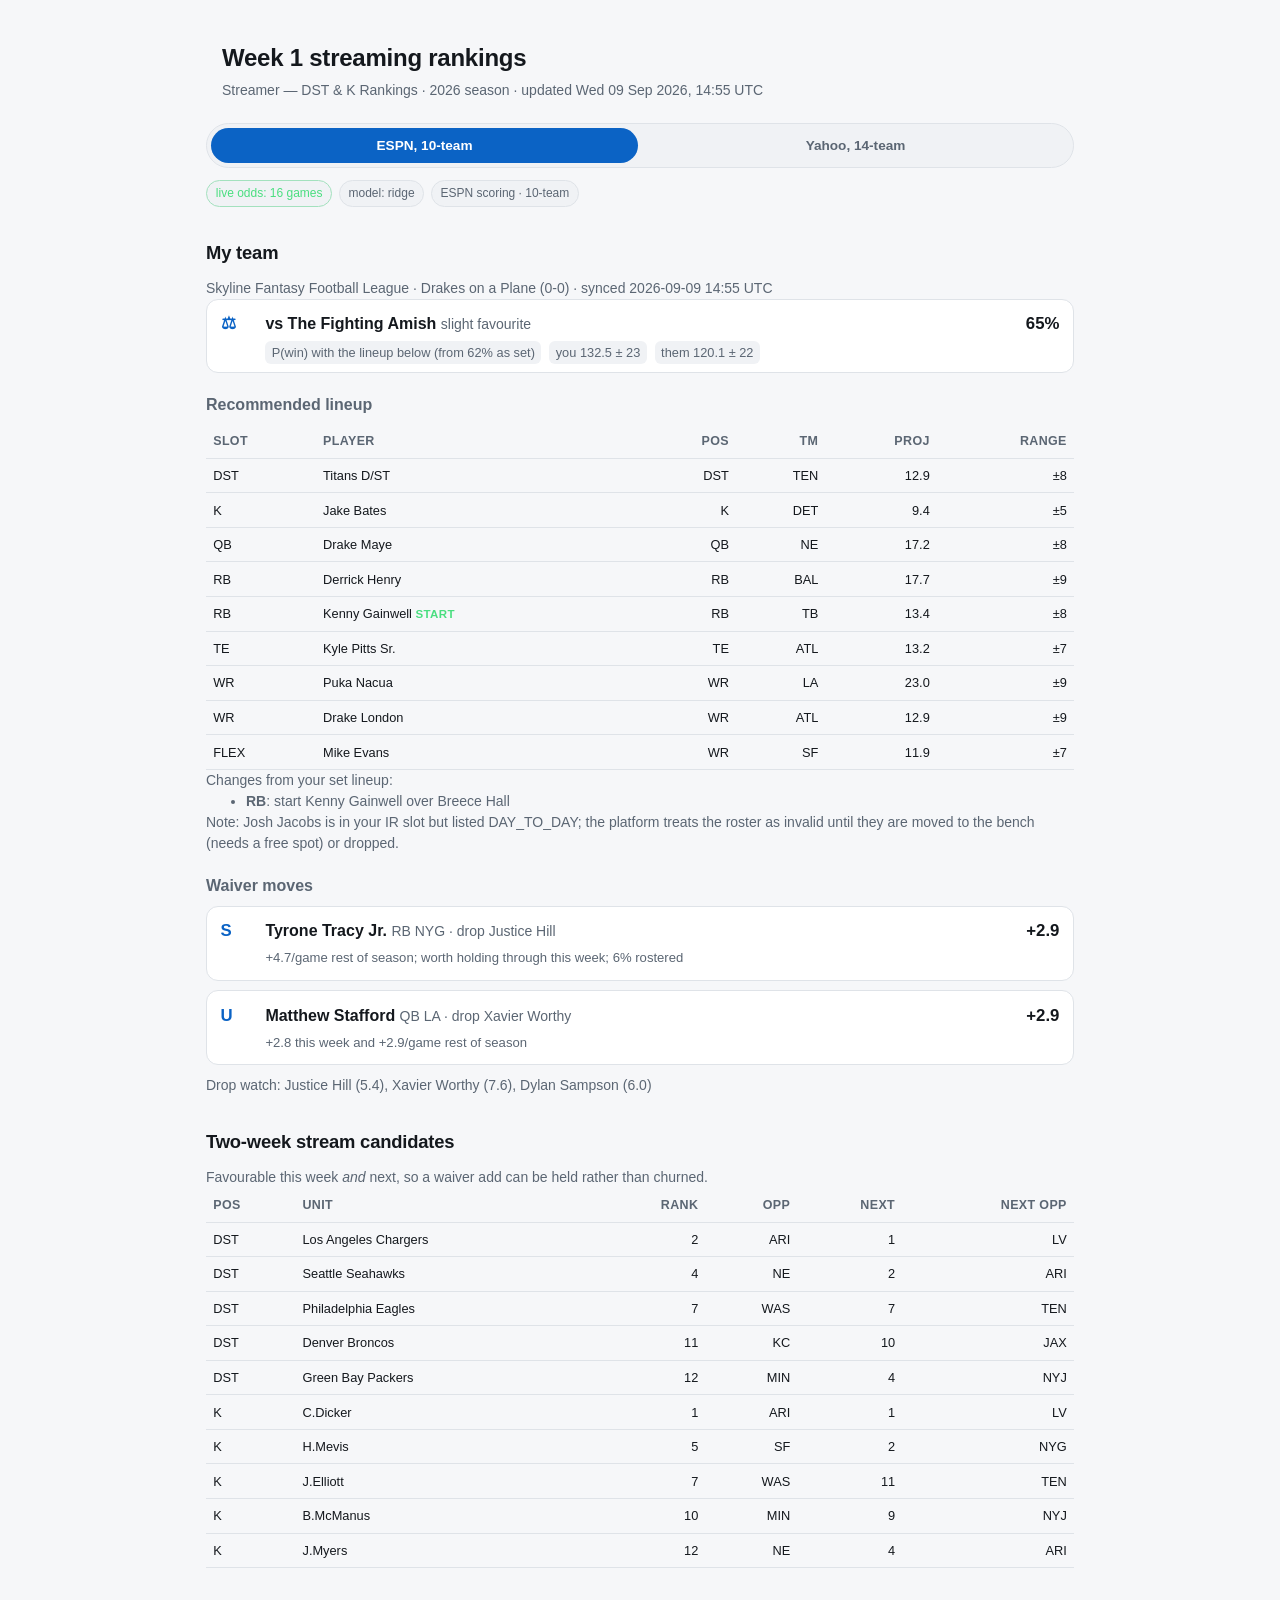
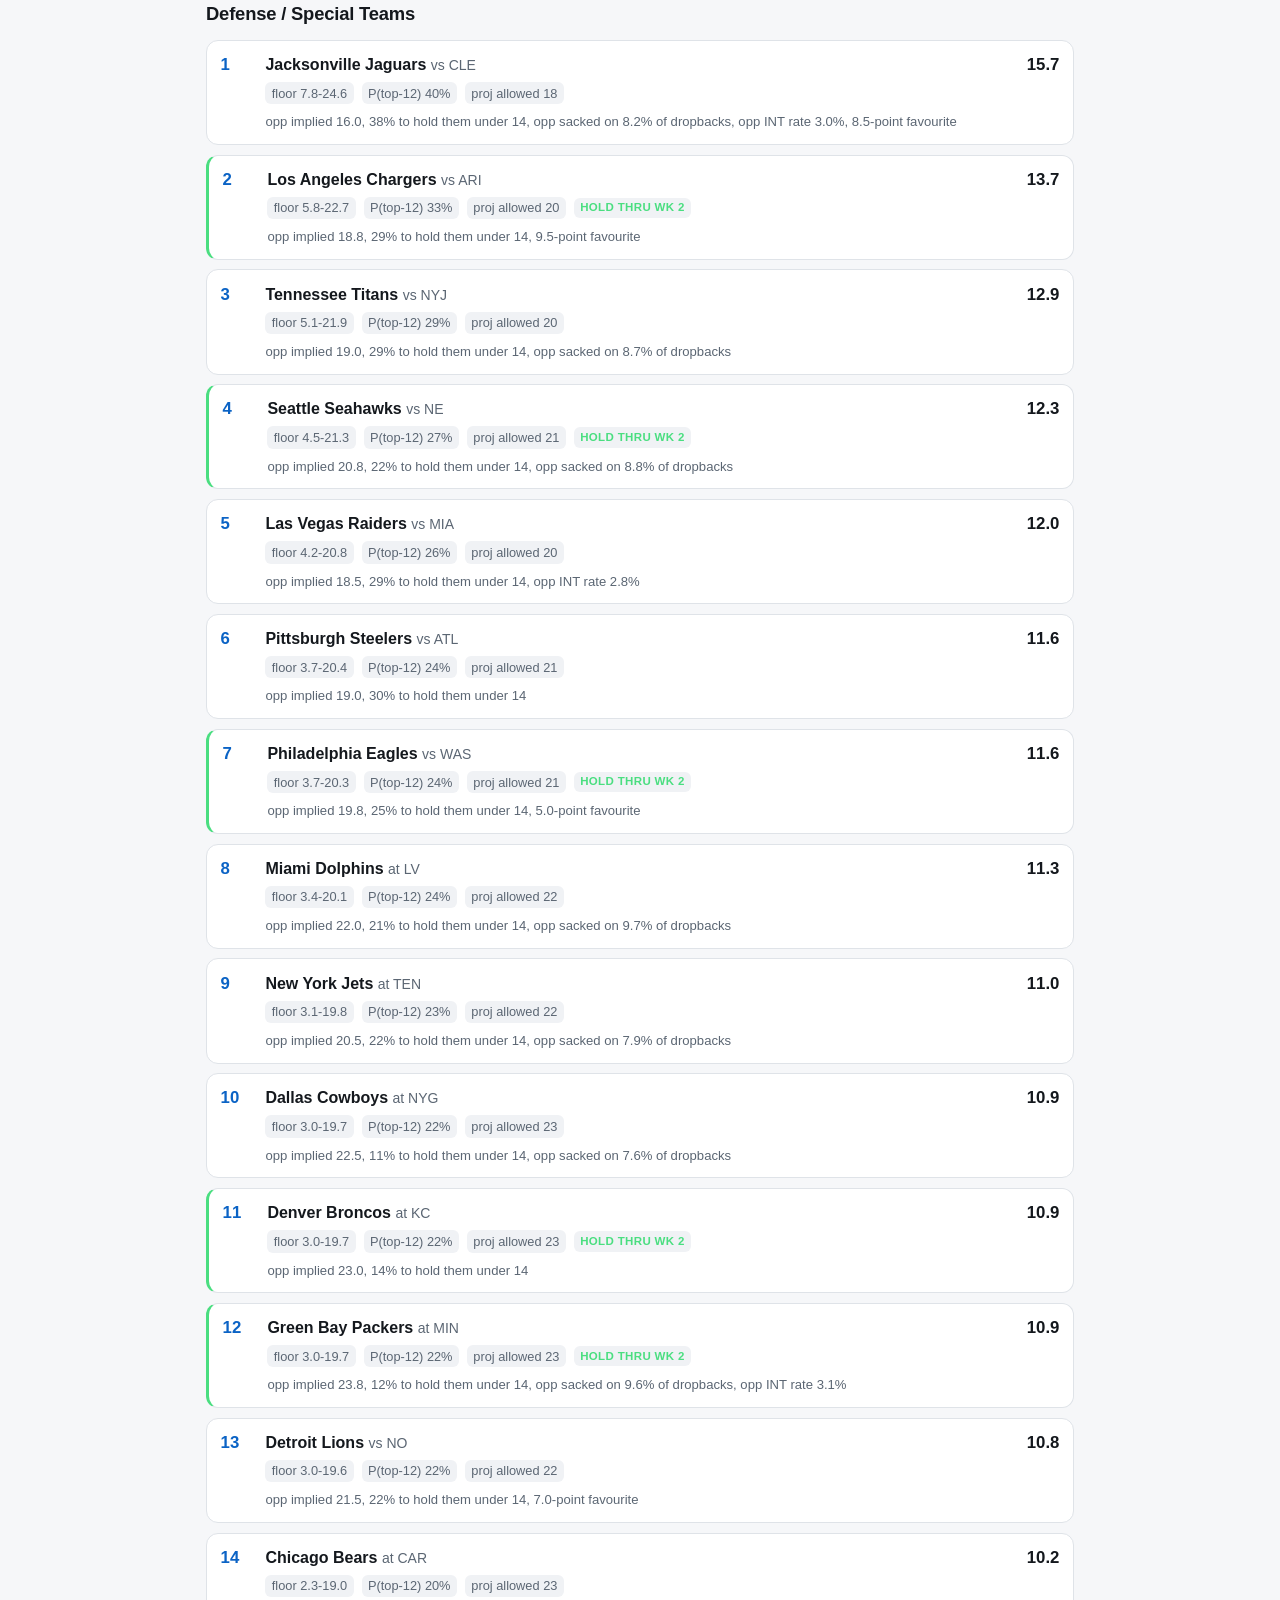
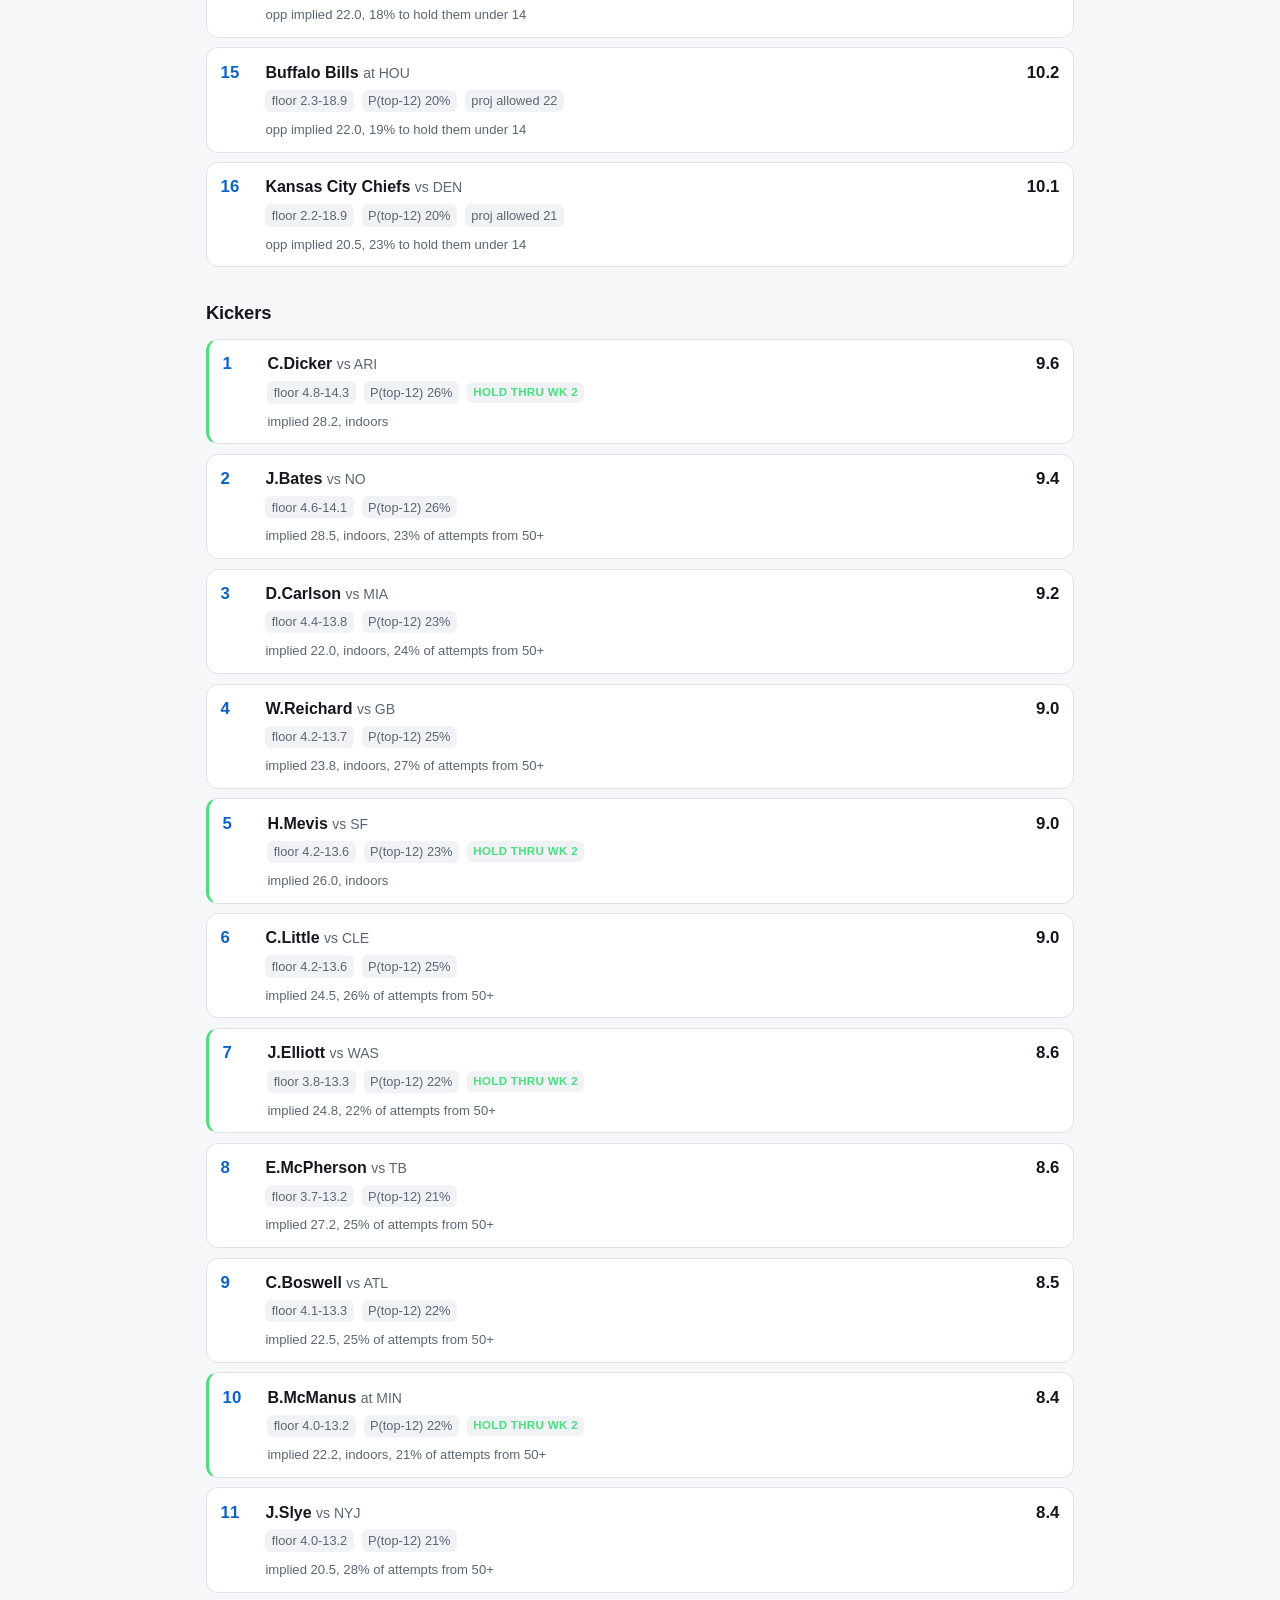
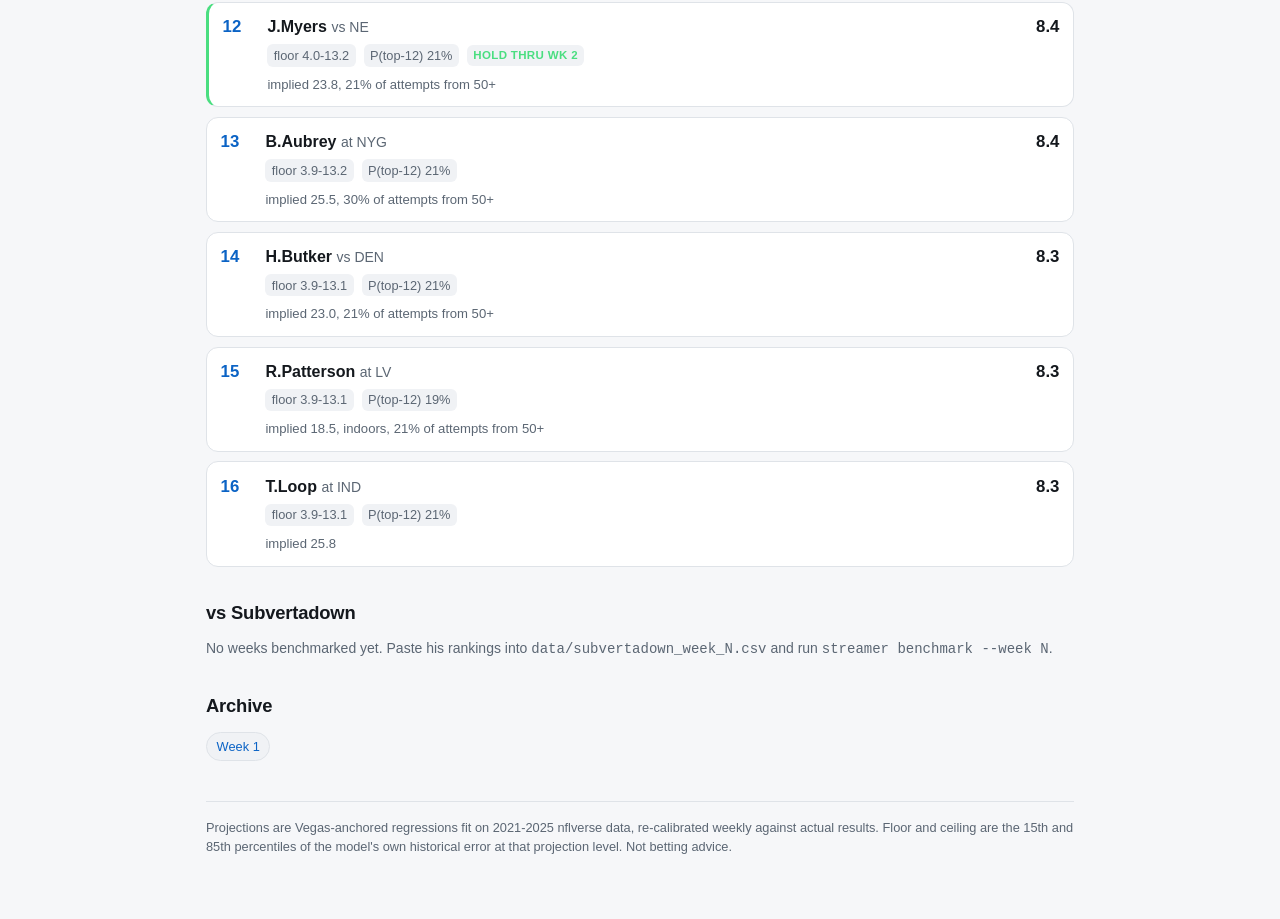
<file: docs/week_1.html>
<!doctype html>
<html lang="en"><head>
<meta charset="utf-8">
<meta name="viewport" content="width=device-width, initial-scale=1, viewport-fit=cover">
<meta name="color-scheme" content="dark light">
<title>Streamer — DST &amp; K Rankings - Week 1</title>
<style>
:root {
  color-scheme: dark light;
  --bg: #0f1216;
  --panel: #171b21;
  --panel-2: #1e242c;
  --line: #2a323d;
  --text: #e7ecf3;
  --muted: #97a3b4;
  --accent: #4ea1ff;
  --good: #4ade80;
  --warn: #fbbf24;
  --bad: #f87171;
  --radius: 12px;
}
@media (prefers-color-scheme: light) {
  :root {
    --bg: #f6f7f9; --panel: #ffffff; --panel-2: #f0f2f5; --line: #dfe3e8;
    --text: #14181d; --muted: #5b6673; --accent: #0b63c5;
  }
}
* { box-sizing: border-box; }
body {
  margin: 0; padding: 0 0 3rem;
  background: var(--bg); color: var(--text);
  font: 16px/1.5 -apple-system, BlinkMacSystemFont, "Segoe UI", Roboto, Helvetica, Arial, sans-serif;
  -webkit-text-size-adjust: 100%;
}
.wrap { max-width: 900px; margin: 0 auto; padding: 1rem; }
header { padding: 1.5rem 1rem 0.5rem; }
h1 { font-size: 1.5rem; margin: 0 0 .25rem; letter-spacing: -0.01em; }
h2 { font-size: 1.15rem; margin: 2rem 0 .75rem; letter-spacing: -0.01em; }
h3 { font-size: 1rem; margin: 1.25rem 0 .5rem; color: var(--muted); font-weight: 600; }
p { margin: .5rem 0; }
.sub { color: var(--muted); font-size: .875rem; margin: 0; }
.badges { display: flex; flex-wrap: wrap; gap: .4rem; margin: .75rem 0 0; }
.badge {
  display: inline-block; padding: .2rem .55rem; border-radius: 999px;
  font-size: .75rem; background: var(--panel-2); color: var(--muted);
  border: 1px solid var(--line);
}
.badge.ok { color: var(--good); border-color: color-mix(in srgb, var(--good) 40%, var(--line)); }
.badge.warn { color: var(--warn); border-color: color-mix(in srgb, var(--warn) 40%, var(--line)); }
.badge.bad { color: var(--bad); border-color: color-mix(in srgb, var(--bad) 40%, var(--line)); }
.notice {
  background: color-mix(in srgb, var(--warn) 12%, var(--panel));
  border: 1px solid color-mix(in srgb, var(--warn) 35%, var(--line));
  border-radius: var(--radius); padding: .75rem 1rem; margin: 1rem 0;
  font-size: .875rem;
}
.card {
  background: var(--panel); border: 1px solid var(--line);
  border-radius: var(--radius); margin: 0 0 .6rem; overflow: hidden;
}
.row {
  display: grid; grid-template-columns: 2.2rem 1fr auto;
  gap: .6rem; align-items: baseline; padding: .7rem .85rem .3rem;
}
.rank { font-variant-numeric: tabular-nums; font-weight: 700; color: var(--accent); font-size: 1.05rem; }
.name { font-weight: 600; }
.opp { color: var(--muted); font-weight: 400; font-size: .875rem; }
.pts { text-align: right; font-variant-numeric: tabular-nums; font-weight: 700; font-size: 1.05rem; }
.meta {
  display: flex; flex-wrap: wrap; gap: .25rem .5rem; align-items: center;
  padding: 0 .85rem .5rem 3.65rem; color: var(--muted); font-size: .8rem;
  font-variant-numeric: tabular-nums;
}
.meta > span { background: var(--panel-2); border-radius: 6px; padding: .1rem .4rem; }
.why { padding: 0 .85rem .75rem 3.65rem; color: var(--muted); font-size: .82rem; }
.hold { border-left: 3px solid var(--good); }
.hold-tag { color: var(--good); font-size: .72rem; font-weight: 600; text-transform: uppercase; letter-spacing: .03em; }
.scroll { overflow-x: auto; -webkit-overflow-scrolling: touch; }
table { border-collapse: collapse; width: 100%; font-size: .8rem; }
th, td { padding: .45rem .45rem; text-align: right; border-bottom: 1px solid var(--line); white-space: nowrap; }
td.unit, th.unit { text-align: left; }
th:first-child, td:first-child { text-align: left; }
th { color: var(--muted); font-weight: 600; font-size: .78rem; text-transform: uppercase; letter-spacing: .03em; }
td { font-variant-numeric: tabular-nums; }
.pos { color: var(--good); } .neg { color: var(--bad); }
footer { color: var(--muted); font-size: .8rem; margin-top: 2.5rem; padding-top: 1rem; border-top: 1px solid var(--line); }
a { color: var(--accent); }
details { background: var(--panel); border: 1px solid var(--line); border-radius: var(--radius); padding: .75rem .9rem; margin: .6rem 0; }
summary { cursor: pointer; font-weight: 600; font-size: .9rem; }
.archive { display: flex; flex-wrap: wrap; gap: .4rem; margin-top: .5rem; }
.archive a { font-size: .8rem; padding: .25rem .6rem; background: var(--panel-2); border: 1px solid var(--line); border-radius: 999px; text-decoration: none; }

/* Profile switch.
   Radios live at the top of <body>; the labels are styled as a segmented
   control and the :checked state drives which panel is visible. No JavaScript,
   so the switch works instantly on a phone and still works with JS disabled. */
.profile-radio { position: absolute; opacity: 0; pointer-events: none; }
.switch {
  display: flex; gap: .25rem; padding: .25rem; margin: .9rem 0 .25rem;
  background: var(--panel-2); border: 1px solid var(--line);
  border-radius: 999px; position: sticky; top: .5rem; z-index: 5;
  backdrop-filter: blur(8px);
}
.switch label {
  flex: 1; text-align: center; padding: .45rem .5rem; border-radius: 999px;
  font-size: .85rem; font-weight: 600; color: var(--muted); cursor: pointer;
  user-select: none; -webkit-tap-highlight-color: transparent;
  transition: background .12s ease, color .12s ease;
}
.switch label:hover { color: var(--text); }
.profile-panel { display: none; }

#profile-espn:checked ~ .wrap .switch label[for=profile-espn]{background:var(--accent);color:#fff;}
#profile-espn:checked ~ .wrap #panel-espn{display:block;}
#profile-yahoo:checked ~ .wrap .switch label[for=profile-yahoo]{background:var(--accent);color:#fff;}
#profile-yahoo:checked ~ .wrap #panel-yahoo{display:block;}</style>
</head><body>
<input class="profile-radio" type="radio" name="profile" id="profile-espn" checked>
<input class="profile-radio" type="radio" name="profile" id="profile-yahoo">
<div class="wrap">
<header>
<h1>Week 1 streaming rankings</h1>
<p class="sub">Streamer — DST &amp; K Rankings &middot; 2026 season &middot; updated Wed 09 Sep 2026, 14:55 UTC</p>
</header>
<div class="switch"><label for="profile-espn">ESPN, 10-team</label><label for="profile-yahoo">Yahoo, 14-team</label></div>
<div class="profile-panel" id="panel-espn">
<div class="badges"><span class="badge ok">live odds: 16 games</span><span class="badge">model: ridge</span><span class="badge">ESPN scoring &middot; 10-team</span></div>
<h2>My team</h2><p class="sub">Skyline Fantasy Football League &middot; Drakes on a Plane (0-0) &middot; synced 2026-09-09 14:55 UTC</p><div class="card"><div class="row"><div class="rank">&#9878;</div><div><span class="name">vs The Fighting Amish</span> <span class="opp">slight favourite</span></div><div class="pts">65%</div></div><div class="meta"><span>P(win) with the lineup below (from 62% as set)</span><span>you 132.5 &plusmn; 23</span><span>them 120.1 &plusmn; 22</span></div></div><h3>Recommended lineup</h3><div class="scroll"><table><thead><tr><th>Slot</th><th class="unit">Player</th><th>Pos</th><th>Tm</th><th>Proj</th><th>Range</th></tr></thead><tbody><tr><td>DST</td><td class='unit'>Titans D/ST</td><td>DST</td><td>TEN</td><td>12.9</td><td>&plusmn;8</td></tr><tr><td>K</td><td class='unit'>Jake Bates</td><td>K</td><td>DET</td><td>9.4</td><td>&plusmn;5</td></tr><tr><td>QB</td><td class='unit'>Drake Maye</td><td>QB</td><td>NE</td><td>17.2</td><td>&plusmn;8</td></tr><tr><td>RB</td><td class='unit'>Derrick Henry</td><td>RB</td><td>BAL</td><td>17.7</td><td>&plusmn;9</td></tr><tr><td>RB</td><td class='unit'>Kenny Gainwell <span class="hold-tag">start</span></td><td>RB</td><td>TB</td><td>13.4</td><td>&plusmn;8</td></tr><tr><td>TE</td><td class='unit'>Kyle Pitts Sr.</td><td>TE</td><td>ATL</td><td>13.2</td><td>&plusmn;7</td></tr><tr><td>WR</td><td class='unit'>Puka Nacua</td><td>WR</td><td>LA</td><td>23.0</td><td>&plusmn;9</td></tr><tr><td>WR</td><td class='unit'>Drake London</td><td>WR</td><td>ATL</td><td>12.9</td><td>&plusmn;9</td></tr><tr><td>FLEX</td><td class='unit'>Mike Evans</td><td>WR</td><td>SF</td><td>11.9</td><td>&plusmn;7</td></tr></tbody></table></div><p class="sub">Changes from your set lineup:</p><ul class="sub"><li><strong>RB</strong>: start Kenny Gainwell over Breece Hall</li></ul><p class="sub">Note: Josh Jacobs is in your IR slot but listed DAY_TO_DAY; the platform treats the roster as invalid until they are moved to the bench (needs a free spot) or dropped.</p><h3>Waiver moves</h3><div class="card"><div class="row"><div class="rank">S</div><div><span class="name">Tyrone Tracy Jr.</span> <span class="opp">RB NYG &middot; drop Justice Hill</span></div><div class="pts">+2.9</div></div><div class="why">+4.7/game rest of season; worth holding through this week; 6% rostered</div></div><div class="card"><div class="row"><div class="rank">U</div><div><span class="name">Matthew Stafford</span> <span class="opp">QB LA &middot; drop Xavier Worthy</span></div><div class="pts">+2.9</div></div><div class="why">+2.8 this week and +2.9/game rest of season</div></div><p class="sub">Drop watch: Justice Hill (5.4), Xavier Worthy (7.6), Dylan Sampson (6.0)</p>
<h2>Two-week stream candidates</h2><p class='sub'>Favourable this week <em>and</em> next, so a waiver add can be held rather than churned.</p><div class="scroll"><table><thead><tr><th>Pos</th><th class="unit">Unit</th><th>Rank</th><th>Opp</th><th>Next</th><th>Next opp</th></tr></thead><tbody><tr><td>DST</td><td class='unit'>Los Angeles Chargers</td><td>2</td><td>ARI</td><td>1</td><td>LV</td></tr><tr><td>DST</td><td class='unit'>Seattle Seahawks</td><td>4</td><td>NE</td><td>2</td><td>ARI</td></tr><tr><td>DST</td><td class='unit'>Philadelphia Eagles</td><td>7</td><td>WAS</td><td>7</td><td>TEN</td></tr><tr><td>DST</td><td class='unit'>Denver Broncos</td><td>11</td><td>KC</td><td>10</td><td>JAX</td></tr><tr><td>DST</td><td class='unit'>Green Bay Packers</td><td>12</td><td>MIN</td><td>4</td><td>NYJ</td></tr><tr><td>K</td><td class='unit'>C.Dicker</td><td>1</td><td>ARI</td><td>1</td><td>LV</td></tr><tr><td>K</td><td class='unit'>H.Mevis</td><td>5</td><td>SF</td><td>2</td><td>NYG</td></tr><tr><td>K</td><td class='unit'>J.Elliott</td><td>7</td><td>WAS</td><td>11</td><td>TEN</td></tr><tr><td>K</td><td class='unit'>B.McManus</td><td>10</td><td>MIN</td><td>9</td><td>NYJ</td></tr><tr><td>K</td><td class='unit'>J.Myers</td><td>12</td><td>NE</td><td>4</td><td>ARI</td></tr></tbody></table></div>
<h2>Defense / Special Teams</h2><div class="card"><div class="row"><div class="rank">1</div><div><span class="name">Jacksonville Jaguars</span> <span class="opp">vs CLE</span></div><div class="pts">15.7</div></div><div class="meta"><span>floor 7.8-24.6</span><span>P(top-12) 40%</span><span>proj allowed 18</span></div><div class="why">opp implied 16.0, 38% to hold them under 14, opp sacked on 8.2% of dropbacks, opp INT rate 3.0%, 8.5-point favourite</div></div><div class="card hold"><div class="row"><div class="rank">2</div><div><span class="name">Los Angeles Chargers</span> <span class="opp">vs ARI</span></div><div class="pts">13.7</div></div><div class="meta"><span>floor 5.8-22.7</span><span>P(top-12) 33%</span><span>proj allowed 20</span><span class="hold-tag">hold thru wk 2</span></div><div class="why">opp implied 18.8, 29% to hold them under 14, 9.5-point favourite</div></div><div class="card"><div class="row"><div class="rank">3</div><div><span class="name">Tennessee Titans</span> <span class="opp">vs NYJ</span></div><div class="pts">12.9</div></div><div class="meta"><span>floor 5.1-21.9</span><span>P(top-12) 29%</span><span>proj allowed 20</span></div><div class="why">opp implied 19.0, 29% to hold them under 14, opp sacked on 8.7% of dropbacks</div></div><div class="card hold"><div class="row"><div class="rank">4</div><div><span class="name">Seattle Seahawks</span> <span class="opp">vs NE</span></div><div class="pts">12.3</div></div><div class="meta"><span>floor 4.5-21.3</span><span>P(top-12) 27%</span><span>proj allowed 21</span><span class="hold-tag">hold thru wk 2</span></div><div class="why">opp implied 20.8, 22% to hold them under 14, opp sacked on 8.8% of dropbacks</div></div><div class="card"><div class="row"><div class="rank">5</div><div><span class="name">Las Vegas Raiders</span> <span class="opp">vs MIA</span></div><div class="pts">12.0</div></div><div class="meta"><span>floor 4.2-20.8</span><span>P(top-12) 26%</span><span>proj allowed 20</span></div><div class="why">opp implied 18.5, 29% to hold them under 14, opp INT rate 2.8%</div></div><div class="card"><div class="row"><div class="rank">6</div><div><span class="name">Pittsburgh Steelers</span> <span class="opp">vs ATL</span></div><div class="pts">11.6</div></div><div class="meta"><span>floor 3.7-20.4</span><span>P(top-12) 24%</span><span>proj allowed 21</span></div><div class="why">opp implied 19.0, 30% to hold them under 14</div></div><div class="card hold"><div class="row"><div class="rank">7</div><div><span class="name">Philadelphia Eagles</span> <span class="opp">vs WAS</span></div><div class="pts">11.6</div></div><div class="meta"><span>floor 3.7-20.3</span><span>P(top-12) 24%</span><span>proj allowed 21</span><span class="hold-tag">hold thru wk 2</span></div><div class="why">opp implied 19.8, 25% to hold them under 14, 5.0-point favourite</div></div><div class="card"><div class="row"><div class="rank">8</div><div><span class="name">Miami Dolphins</span> <span class="opp">at LV</span></div><div class="pts">11.3</div></div><div class="meta"><span>floor 3.4-20.1</span><span>P(top-12) 24%</span><span>proj allowed 22</span></div><div class="why">opp implied 22.0, 21% to hold them under 14, opp sacked on 9.7% of dropbacks</div></div><div class="card"><div class="row"><div class="rank">9</div><div><span class="name">New York Jets</span> <span class="opp">at TEN</span></div><div class="pts">11.0</div></div><div class="meta"><span>floor 3.1-19.8</span><span>P(top-12) 23%</span><span>proj allowed 22</span></div><div class="why">opp implied 20.5, 22% to hold them under 14, opp sacked on 7.9% of dropbacks</div></div><div class="card"><div class="row"><div class="rank">10</div><div><span class="name">Dallas Cowboys</span> <span class="opp">at NYG</span></div><div class="pts">10.9</div></div><div class="meta"><span>floor 3.0-19.7</span><span>P(top-12) 22%</span><span>proj allowed 23</span></div><div class="why">opp implied 22.5, 11% to hold them under 14, opp sacked on 7.6% of dropbacks</div></div><div class="card hold"><div class="row"><div class="rank">11</div><div><span class="name">Denver Broncos</span> <span class="opp">at KC</span></div><div class="pts">10.9</div></div><div class="meta"><span>floor 3.0-19.7</span><span>P(top-12) 22%</span><span>proj allowed 23</span><span class="hold-tag">hold thru wk 2</span></div><div class="why">opp implied 23.0, 14% to hold them under 14</div></div><div class="card hold"><div class="row"><div class="rank">12</div><div><span class="name">Green Bay Packers</span> <span class="opp">at MIN</span></div><div class="pts">10.9</div></div><div class="meta"><span>floor 3.0-19.7</span><span>P(top-12) 22%</span><span>proj allowed 23</span><span class="hold-tag">hold thru wk 2</span></div><div class="why">opp implied 23.8, 12% to hold them under 14, opp sacked on 9.6% of dropbacks, opp INT rate 3.1%</div></div><div class="card"><div class="row"><div class="rank">13</div><div><span class="name">Detroit Lions</span> <span class="opp">vs NO</span></div><div class="pts">10.8</div></div><div class="meta"><span>floor 3.0-19.6</span><span>P(top-12) 22%</span><span>proj allowed 22</span></div><div class="why">opp implied 21.5, 22% to hold them under 14, 7.0-point favourite</div></div><div class="card"><div class="row"><div class="rank">14</div><div><span class="name">Chicago Bears</span> <span class="opp">at CAR</span></div><div class="pts">10.2</div></div><div class="meta"><span>floor 2.3-19.0</span><span>P(top-12) 20%</span><span>proj allowed 23</span></div><div class="why">opp implied 22.0, 18% to hold them under 14</div></div><div class="card"><div class="row"><div class="rank">15</div><div><span class="name">Buffalo Bills</span> <span class="opp">at HOU</span></div><div class="pts">10.2</div></div><div class="meta"><span>floor 2.3-18.9</span><span>P(top-12) 20%</span><span>proj allowed 22</span></div><div class="why">opp implied 22.0, 19% to hold them under 14</div></div><div class="card"><div class="row"><div class="rank">16</div><div><span class="name">Kansas City Chiefs</span> <span class="opp">vs DEN</span></div><div class="pts">10.1</div></div><div class="meta"><span>floor 2.2-18.9</span><span>P(top-12) 20%</span><span>proj allowed 21</span></div><div class="why">opp implied 20.5, 23% to hold them under 14</div></div>
<h2>Kickers</h2><div class="card hold"><div class="row"><div class="rank">1</div><div><span class="name">C.Dicker</span> <span class="opp">vs ARI</span></div><div class="pts">9.6</div></div><div class="meta"><span>floor 4.8-14.3</span><span>P(top-12) 26%</span><span class="hold-tag">hold thru wk 2</span></div><div class="why">implied 28.2, indoors</div></div><div class="card"><div class="row"><div class="rank">2</div><div><span class="name">J.Bates</span> <span class="opp">vs NO</span></div><div class="pts">9.4</div></div><div class="meta"><span>floor 4.6-14.1</span><span>P(top-12) 26%</span></div><div class="why">implied 28.5, indoors, 23% of attempts from 50+</div></div><div class="card"><div class="row"><div class="rank">3</div><div><span class="name">D.Carlson</span> <span class="opp">vs MIA</span></div><div class="pts">9.2</div></div><div class="meta"><span>floor 4.4-13.8</span><span>P(top-12) 23%</span></div><div class="why">implied 22.0, indoors, 24% of attempts from 50+</div></div><div class="card"><div class="row"><div class="rank">4</div><div><span class="name">W.Reichard</span> <span class="opp">vs GB</span></div><div class="pts">9.0</div></div><div class="meta"><span>floor 4.2-13.7</span><span>P(top-12) 25%</span></div><div class="why">implied 23.8, indoors, 27% of attempts from 50+</div></div><div class="card hold"><div class="row"><div class="rank">5</div><div><span class="name">H.Mevis</span> <span class="opp">vs SF</span></div><div class="pts">9.0</div></div><div class="meta"><span>floor 4.2-13.6</span><span>P(top-12) 23%</span><span class="hold-tag">hold thru wk 2</span></div><div class="why">implied 26.0, indoors</div></div><div class="card"><div class="row"><div class="rank">6</div><div><span class="name">C.Little</span> <span class="opp">vs CLE</span></div><div class="pts">9.0</div></div><div class="meta"><span>floor 4.2-13.6</span><span>P(top-12) 25%</span></div><div class="why">implied 24.5, 26% of attempts from 50+</div></div><div class="card hold"><div class="row"><div class="rank">7</div><div><span class="name">J.Elliott</span> <span class="opp">vs WAS</span></div><div class="pts">8.6</div></div><div class="meta"><span>floor 3.8-13.3</span><span>P(top-12) 22%</span><span class="hold-tag">hold thru wk 2</span></div><div class="why">implied 24.8, 22% of attempts from 50+</div></div><div class="card"><div class="row"><div class="rank">8</div><div><span class="name">E.McPherson</span> <span class="opp">vs TB</span></div><div class="pts">8.6</div></div><div class="meta"><span>floor 3.7-13.2</span><span>P(top-12) 21%</span></div><div class="why">implied 27.2, 25% of attempts from 50+</div></div><div class="card"><div class="row"><div class="rank">9</div><div><span class="name">C.Boswell</span> <span class="opp">vs ATL</span></div><div class="pts">8.5</div></div><div class="meta"><span>floor 4.1-13.3</span><span>P(top-12) 22%</span></div><div class="why">implied 22.5, 25% of attempts from 50+</div></div><div class="card hold"><div class="row"><div class="rank">10</div><div><span class="name">B.McManus</span> <span class="opp">at MIN</span></div><div class="pts">8.4</div></div><div class="meta"><span>floor 4.0-13.2</span><span>P(top-12) 22%</span><span class="hold-tag">hold thru wk 2</span></div><div class="why">implied 22.2, indoors, 21% of attempts from 50+</div></div><div class="card"><div class="row"><div class="rank">11</div><div><span class="name">J.Slye</span> <span class="opp">vs NYJ</span></div><div class="pts">8.4</div></div><div class="meta"><span>floor 4.0-13.2</span><span>P(top-12) 21%</span></div><div class="why">implied 20.5, 28% of attempts from 50+</div></div><div class="card hold"><div class="row"><div class="rank">12</div><div><span class="name">J.Myers</span> <span class="opp">vs NE</span></div><div class="pts">8.4</div></div><div class="meta"><span>floor 4.0-13.2</span><span>P(top-12) 21%</span><span class="hold-tag">hold thru wk 2</span></div><div class="why">implied 23.8, 21% of attempts from 50+</div></div><div class="card"><div class="row"><div class="rank">13</div><div><span class="name">B.Aubrey</span> <span class="opp">at NYG</span></div><div class="pts">8.4</div></div><div class="meta"><span>floor 3.9-13.2</span><span>P(top-12) 21%</span></div><div class="why">implied 25.5, 30% of attempts from 50+</div></div><div class="card"><div class="row"><div class="rank">14</div><div><span class="name">H.Butker</span> <span class="opp">vs DEN</span></div><div class="pts">8.3</div></div><div class="meta"><span>floor 3.9-13.1</span><span>P(top-12) 21%</span></div><div class="why">implied 23.0, 21% of attempts from 50+</div></div><div class="card"><div class="row"><div class="rank">15</div><div><span class="name">R.Patterson</span> <span class="opp">at LV</span></div><div class="pts">8.3</div></div><div class="meta"><span>floor 3.9-13.1</span><span>P(top-12) 19%</span></div><div class="why">implied 18.5, indoors, 21% of attempts from 50+</div></div><div class="card"><div class="row"><div class="rank">16</div><div><span class="name">T.Loop</span> <span class="opp">at IND</span></div><div class="pts">8.3</div></div><div class="meta"><span>floor 3.9-13.1</span><span>P(top-12) 21%</span></div><div class="why">implied 25.8</div></div>
<h2>vs Subvertadown</h2><p class='sub'>No weeks benchmarked yet. Paste his rankings into <code>data/subvertadown_week_N.csv</code> and run <code>streamer benchmark --week N</code>.</p>
</div>
<div class="profile-panel" id="panel-yahoo">
<div class="badges"><span class="badge ok">live odds: 16 games</span><span class="badge">model: ridge</span><span class="badge">Yahoo scoring &middot; 14-team</span></div>
<h2>Two-week stream candidates</h2><p class='sub'>Favourable this week <em>and</em> next, so a waiver add can be held rather than churned.</p><div class="scroll"><table><thead><tr><th>Pos</th><th class="unit">Unit</th><th>Rank</th><th>Opp</th><th>Next</th><th>Next opp</th></tr></thead><tbody><tr><td>DST</td><td class='unit'>Los Angeles Chargers</td><td>2</td><td>ARI</td><td>1</td><td>LV</td></tr><tr><td>DST</td><td class='unit'>Seattle Seahawks</td><td>4</td><td>NE</td><td>2</td><td>ARI</td></tr><tr><td>DST</td><td class='unit'>Philadelphia Eagles</td><td>7</td><td>WAS</td><td>8</td><td>TEN</td></tr><tr><td>DST</td><td class='unit'>Kansas City Chiefs</td><td>10</td><td>DEN</td><td>10</td><td>IND</td></tr><tr><td>DST</td><td class='unit'>Chicago Bears</td><td>12</td><td>CAR</td><td>6</td><td>MIN</td></tr><tr><td>K</td><td class='unit'>C.Dicker</td><td>1</td><td>ARI</td><td>1</td><td>LV</td></tr><tr><td>K</td><td class='unit'>H.Mevis</td><td>6</td><td>SF</td><td>2</td><td>NYG</td></tr><tr><td>K</td><td class='unit'>J.Elliott</td><td>7</td><td>WAS</td><td>11</td><td>TEN</td></tr><tr><td>K</td><td class='unit'>B.McManus</td><td>10</td><td>MIN</td><td>9</td><td>NYJ</td></tr><tr><td>K</td><td class='unit'>B.Aubrey</td><td>12</td><td>NYG</td><td>8</td><td>WAS</td></tr></tbody></table></div>
<h2>Defense / Special Teams</h2><div class="card"><div class="row"><div class="rank">1</div><div><span class="name">Jacksonville Jaguars</span> <span class="opp">vs CLE</span></div><div class="pts">10.9</div></div><div class="meta"><span>floor 4.9-17.9</span><span>P(top-12) 44%</span><span>proj allowed 18</span></div><div class="why">opp implied 16.0, 38% to hold them under 14, opp sacked on 8.2% of dropbacks, opp INT rate 3.0%, 8.5-point favourite</div></div><div class="card hold"><div class="row"><div class="rank">2</div><div><span class="name">Los Angeles Chargers</span> <span class="opp">vs ARI</span></div><div class="pts">9.7</div></div><div class="meta"><span>floor 3.7-16.8</span><span>P(top-12) 36%</span><span>proj allowed 20</span><span class="hold-tag">hold thru wk 2</span></div><div class="why">opp implied 18.8, 29% to hold them under 14, 9.5-point favourite</div></div><div class="card"><div class="row"><div class="rank">3</div><div><span class="name">Tennessee Titans</span> <span class="opp">vs NYJ</span></div><div class="pts">8.6</div></div><div class="meta"><span>floor 2.6-15.6</span><span>P(top-12) 31%</span><span>proj allowed 20</span></div><div class="why">opp implied 19.0, 29% to hold them under 14, opp sacked on 8.7% of dropbacks</div></div><div class="card hold"><div class="row"><div class="rank">4</div><div><span class="name">Seattle Seahawks</span> <span class="opp">vs NE</span></div><div class="pts">8.5</div></div><div class="meta"><span>floor 2.4-15.5</span><span>P(top-12) 30%</span><span>proj allowed 21</span><span class="hold-tag">hold thru wk 2</span></div><div class="why">opp implied 20.8, 22% to hold them under 14, opp sacked on 8.8% of dropbacks</div></div><div class="card"><div class="row"><div class="rank">5</div><div><span class="name">Las Vegas Raiders</span> <span class="opp">vs MIA</span></div><div class="pts">8.4</div></div><div class="meta"><span>floor 2.8-15.0</span><span>P(top-12) 28%</span><span>proj allowed 20</span></div><div class="why">opp implied 18.5, 29% to hold them under 14, opp INT rate 2.8%</div></div><div class="card"><div class="row"><div class="rank">6</div><div><span class="name">Pittsburgh Steelers</span> <span class="opp">vs ATL</span></div><div class="pts">8.3</div></div><div class="meta"><span>floor 2.8-15.0</span><span>P(top-12) 27%</span><span>proj allowed 21</span></div><div class="why">opp implied 19.0, 30% to hold them under 14</div></div><div class="card hold"><div class="row"><div class="rank">7</div><div><span class="name">Philadelphia Eagles</span> <span class="opp">vs WAS</span></div><div class="pts">8.2</div></div><div class="meta"><span>floor 2.6-14.8</span><span>P(top-12) 26%</span><span>proj allowed 21</span><span class="hold-tag">hold thru wk 2</span></div><div class="why">opp implied 19.8, 25% to hold them under 14, 5.0-point favourite</div></div><div class="card"><div class="row"><div class="rank">8</div><div><span class="name">Detroit Lions</span> <span class="opp">vs NO</span></div><div class="pts">7.8</div></div><div class="meta"><span>floor 2.2-14.4</span><span>P(top-12) 25%</span><span>proj allowed 22</span></div><div class="why">opp implied 21.5, 22% to hold them under 14, 7.0-point favourite</div></div><div class="card"><div class="row"><div class="rank">9</div><div><span class="name">Dallas Cowboys</span> <span class="opp">at NYG</span></div><div class="pts">7.5</div></div><div class="meta"><span>floor 1.9-14.1</span><span>P(top-12) 25%</span><span>proj allowed 23</span></div><div class="why">opp implied 22.5, 11% to hold them under 14, opp sacked on 7.6% of dropbacks</div></div><div class="card hold"><div class="row"><div class="rank">10</div><div><span class="name">Kansas City Chiefs</span> <span class="opp">vs DEN</span></div><div class="pts">7.4</div></div><div class="meta"><span>floor 1.8-14.0</span><span>P(top-12) 24%</span><span>proj allowed 21</span><span class="hold-tag">hold thru wk 2</span></div><div class="why">opp implied 20.5, 23% to hold them under 14</div></div><div class="card"><div class="row"><div class="rank">11</div><div><span class="name">New York Jets</span> <span class="opp">at TEN</span></div><div class="pts">7.4</div></div><div class="meta"><span>floor 1.8-14.0</span><span>P(top-12) 23%</span><span>proj allowed 22</span></div><div class="why">opp implied 20.5, 22% to hold them under 14, opp sacked on 7.9% of dropbacks</div></div><div class="card hold"><div class="row"><div class="rank">12</div><div><span class="name">Chicago Bears</span> <span class="opp">at CAR</span></div><div class="pts">7.3</div></div><div class="meta"><span>floor 1.7-13.9</span><span>P(top-12) 24%</span><span>proj allowed 23</span><span class="hold-tag">hold thru wk 2</span></div><div class="why">opp implied 22.0, 18% to hold them under 14</div></div><div class="card"><div class="row"><div class="rank">13</div><div><span class="name">Miami Dolphins</span> <span class="opp">at LV</span></div><div class="pts">7.3</div></div><div class="meta"><span>floor 1.7-13.9</span><span>P(top-12) 24%</span><span>proj allowed 22</span></div><div class="why">opp implied 22.0, 21% to hold them under 14, opp sacked on 9.7% of dropbacks</div></div><div class="card"><div class="row"><div class="rank">14</div><div><span class="name">Buffalo Bills</span> <span class="opp">at HOU</span></div><div class="pts">7.3</div></div><div class="meta"><span>floor 1.7-13.9</span><span>P(top-12) 23%</span><span>proj allowed 22</span></div><div class="why">opp implied 22.0, 19% to hold them under 14</div></div><div class="card"><div class="row"><div class="rank">15</div><div><span class="name">Baltimore Ravens</span> <span class="opp">at IND</span></div><div class="pts">7.2</div></div><div class="meta"><span>floor 1.6-13.8</span><span>P(top-12) 23%</span><span>proj allowed 23</span></div><div class="why">opp implied 22.2, 12% to hold them under 14</div></div><div class="card"><div class="row"><div class="rank">16</div><div><span class="name">Green Bay Packers</span> <span class="opp">at MIN</span></div><div class="pts">7.2</div></div><div class="meta"><span>floor 1.6-13.8</span><span>P(top-12) 23%</span><span>proj allowed 23</span></div><div class="why">opp implied 23.8, 12% to hold them under 14, opp sacked on 9.6% of dropbacks, opp INT rate 3.1%</div></div>
<h2>Kickers</h2><div class="card hold"><div class="row"><div class="rank">1</div><div><span class="name">C.Dicker</span> <span class="opp">vs ARI</span></div><div class="pts">10.0</div></div><div class="meta"><span>floor 5.1-14.5</span><span>P(top-12) 31%</span><span class="hold-tag">hold thru wk 2</span></div><div class="why">implied 28.2, indoors</div></div><div class="card"><div class="row"><div class="rank">2</div><div><span class="name">J.Bates</span> <span class="opp">vs NO</span></div><div class="pts">9.7</div></div><div class="meta"><span>floor 4.9-14.2</span><span>P(top-12) 30%</span></div><div class="why">implied 28.5, indoors, 23% of attempts from 50+</div></div><div class="card"><div class="row"><div class="rank">3</div><div><span class="name">D.Carlson</span> <span class="opp">vs MIA</span></div><div class="pts">9.5</div></div><div class="meta"><span>floor 4.6-14.0</span><span>P(top-12) 27%</span></div><div class="why">implied 22.0, indoors, 24% of attempts from 50+</div></div><div class="card"><div class="row"><div class="rank">4</div><div><span class="name">W.Reichard</span> <span class="opp">vs GB</span></div><div class="pts">9.3</div></div><div class="meta"><span>floor 4.5-13.8</span><span>P(top-12) 25%</span></div><div class="why">implied 23.8, indoors, 27% of attempts from 50+</div></div><div class="card"><div class="row"><div class="rank">5</div><div><span class="name">C.Little</span> <span class="opp">vs CLE</span></div><div class="pts">9.3</div></div><div class="meta"><span>floor 4.4-13.8</span><span>P(top-12) 25%</span></div><div class="why">implied 24.5, 26% of attempts from 50+</div></div><div class="card hold"><div class="row"><div class="rank">6</div><div><span class="name">H.Mevis</span> <span class="opp">vs SF</span></div><div class="pts">9.3</div></div><div class="meta"><span>floor 4.4-13.8</span><span>P(top-12) 26%</span><span class="hold-tag">hold thru wk 2</span></div><div class="why">implied 26.0, indoors</div></div><div class="card hold"><div class="row"><div class="rank">7</div><div><span class="name">J.Elliott</span> <span class="opp">vs WAS</span></div><div class="pts">9.0</div></div><div class="meta"><span>floor 4.1-13.5</span><span>P(top-12) 25%</span><span class="hold-tag">hold thru wk 2</span></div><div class="why">implied 24.8, 22% of attempts from 50+</div></div><div class="card"><div class="row"><div class="rank">8</div><div><span class="name">E.McPherson</span> <span class="opp">vs TB</span></div><div class="pts">8.9</div></div><div class="meta"><span>floor 4.0-13.4</span><span>P(top-12) 24%</span></div><div class="why">implied 27.2, 25% of attempts from 50+</div></div><div class="card"><div class="row"><div class="rank">9</div><div><span class="name">C.Boswell</span> <span class="opp">vs ATL</span></div><div class="pts">8.9</div></div><div class="meta"><span>floor 4.3-13.4</span><span>P(top-12) 25%</span></div><div class="why">implied 22.5, 25% of attempts from 50+</div></div><div class="card hold"><div class="row"><div class="rank">10</div><div><span class="name">B.McManus</span> <span class="opp">at MIN</span></div><div class="pts">8.8</div></div><div class="meta"><span>floor 4.2-13.3</span><span>P(top-12) 24%</span><span class="hold-tag">hold thru wk 2</span></div><div class="why">implied 22.2, indoors, 21% of attempts from 50+</div></div><div class="card"><div class="row"><div class="rank">11</div><div><span class="name">J.Slye</span> <span class="opp">vs NYJ</span></div><div class="pts">8.7</div></div><div class="meta"><span>floor 4.2-13.3</span><span>P(top-12) 24%</span></div><div class="why">implied 20.5, 28% of attempts from 50+</div></div><div class="card hold"><div class="row"><div class="rank">12</div><div><span class="name">B.Aubrey</span> <span class="opp">at NYG</span></div><div class="pts">8.7</div></div><div class="meta"><span>floor 4.2-13.3</span><span>P(top-12) 24%</span><span class="hold-tag">hold thru wk 2</span></div><div class="why">implied 25.5, 30% of attempts from 50+</div></div><div class="card"><div class="row"><div class="rank">13</div><div><span class="name">J.Myers</span> <span class="opp">vs NE</span></div><div class="pts">8.7</div></div><div class="meta"><span>floor 4.1-13.3</span><span>P(top-12) 24%</span></div><div class="why">implied 23.8, 21% of attempts from 50+</div></div><div class="card"><div class="row"><div class="rank">14</div><div><span class="name">H.Butker</span> <span class="opp">vs DEN</span></div><div class="pts">8.7</div></div><div class="meta"><span>floor 4.1-13.2</span><span>P(top-12) 24%</span></div><div class="why">implied 23.0, 21% of attempts from 50+</div></div><div class="card"><div class="row"><div class="rank">15</div><div><span class="name">T.Loop</span> <span class="opp">at IND</span></div><div class="pts">8.6</div></div><div class="meta"><span>floor 4.0-13.2</span><span>P(top-12) 23%</span></div><div class="why">implied 25.8</div></div><div class="card"><div class="row"><div class="rank">16</div><div><span class="name">R.Patterson</span> <span class="opp">at LV</span></div><div class="pts">8.6</div></div><div class="meta"><span>floor 4.0-13.2</span><span>P(top-12) 23%</span></div><div class="why">implied 18.5, indoors, 21% of attempts from 50+</div></div>
<h2>vs Subvertadown</h2><p class='sub'>No weeks benchmarked yet. Paste his rankings into <code>data/subvertadown_week_N.csv</code> and run <code>streamer benchmark --week N</code>.</p>
</div>
<h2>Archive</h2><div class='archive'><a href="week_1.html">Week 1</a></div>
<footer>Projections are Vegas-anchored regressions fit on 2021-2025 nflverse data, re-calibrated weekly against actual results. Floor and ceiling are the 15th and 85th percentiles of the model's own historical error at that projection level. Not betting advice.</footer>
</div></body></html>
</file>
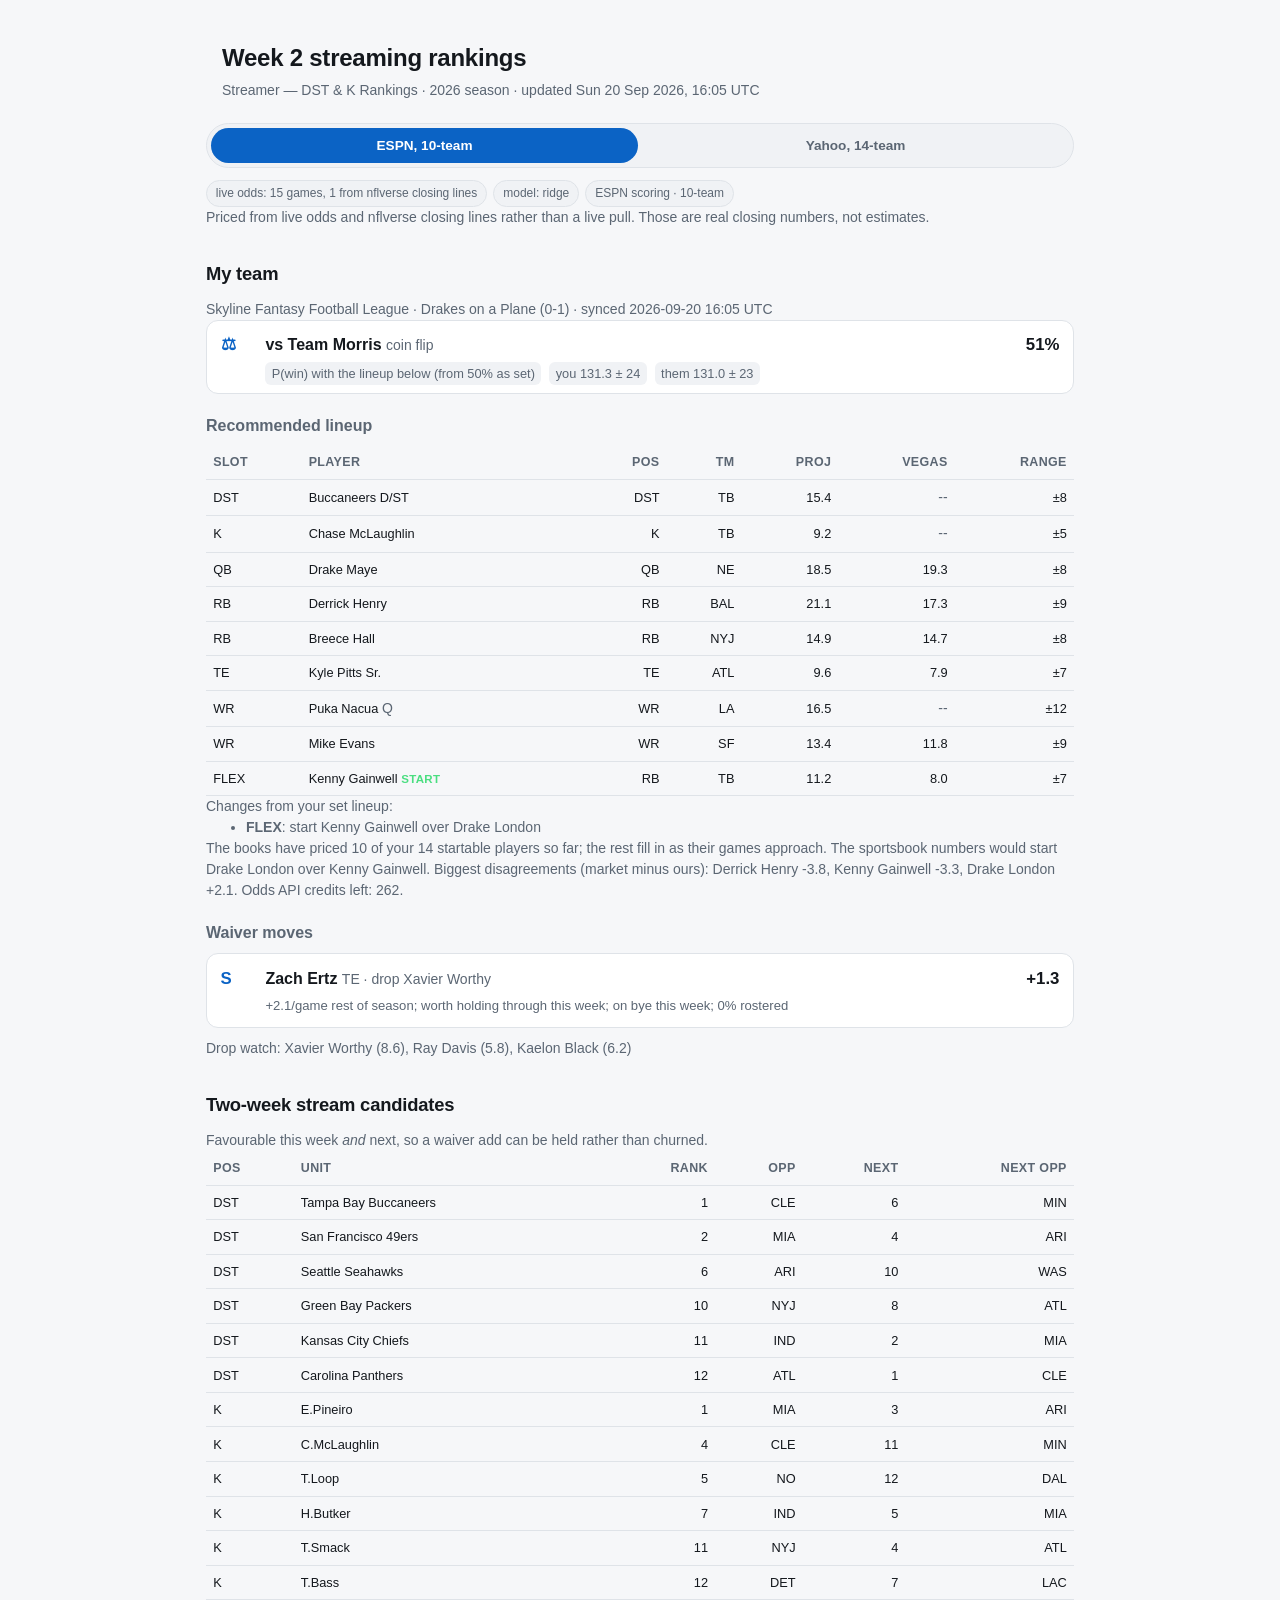
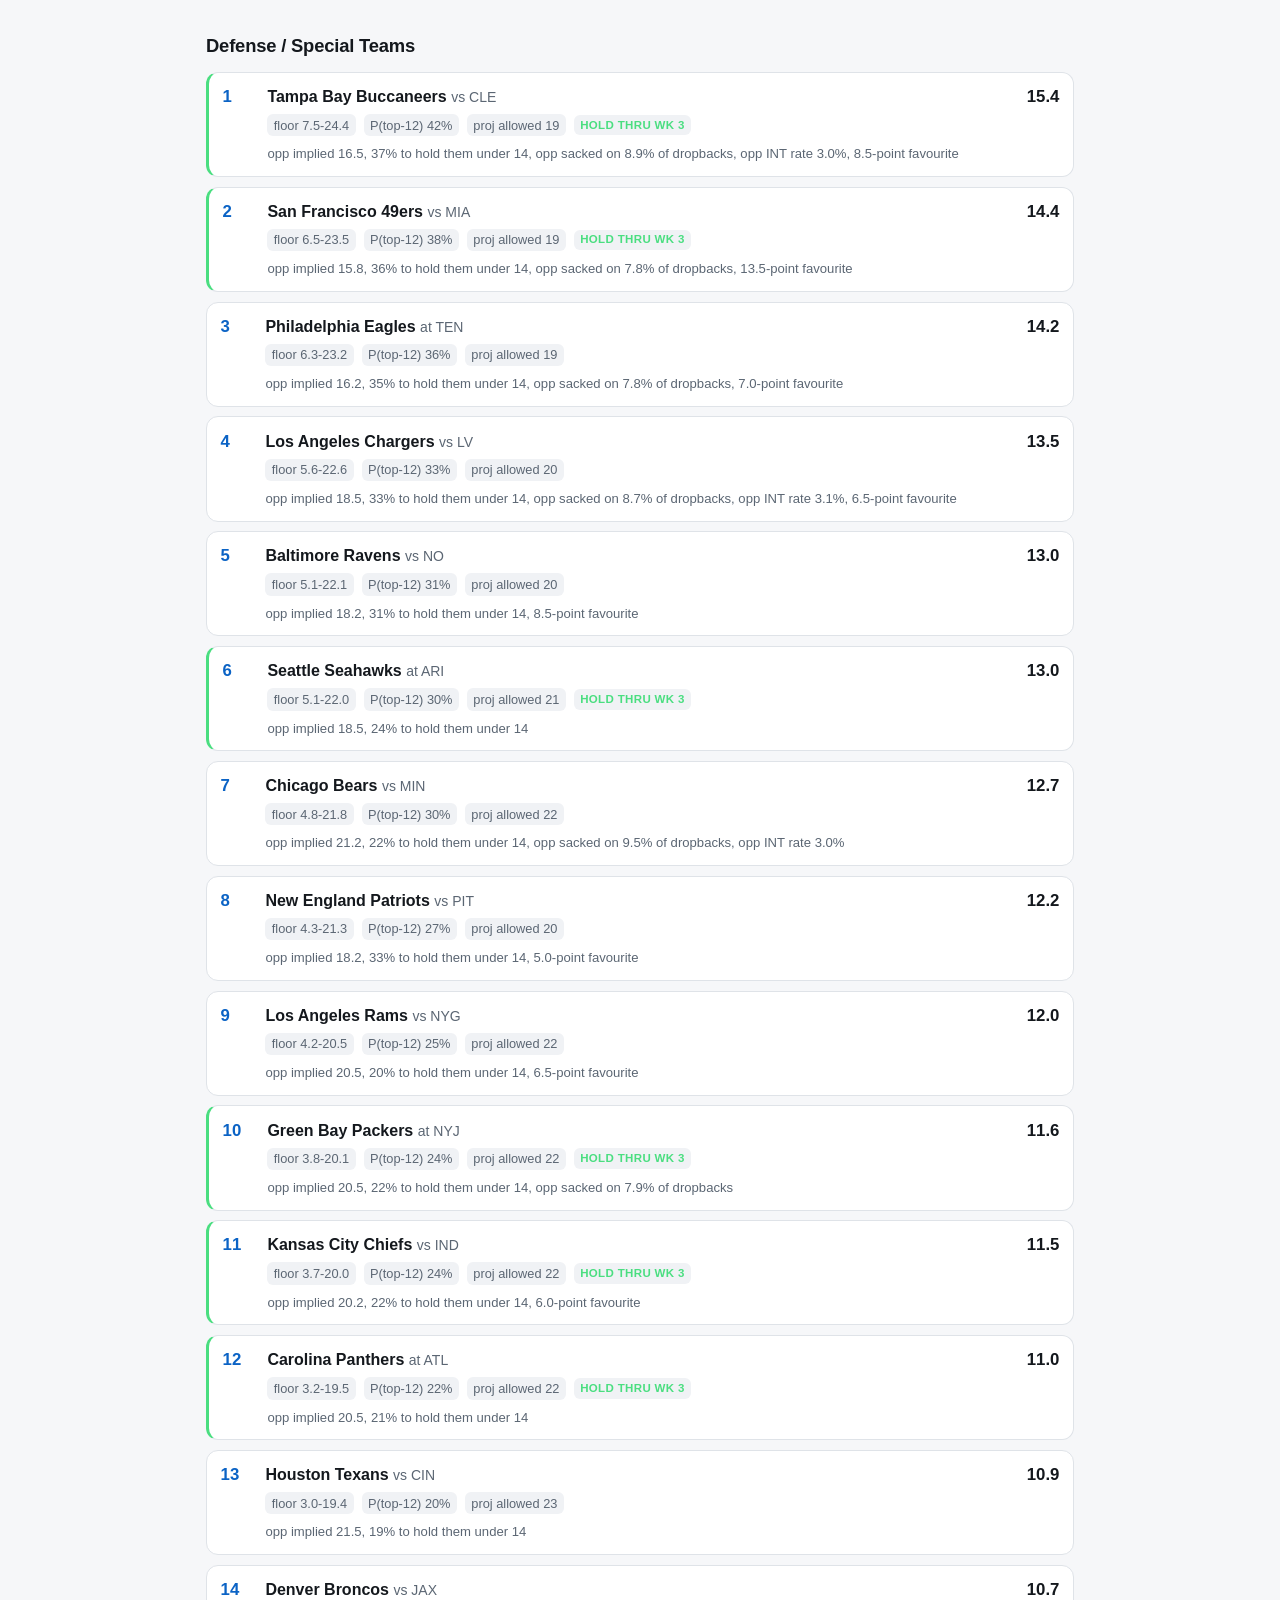
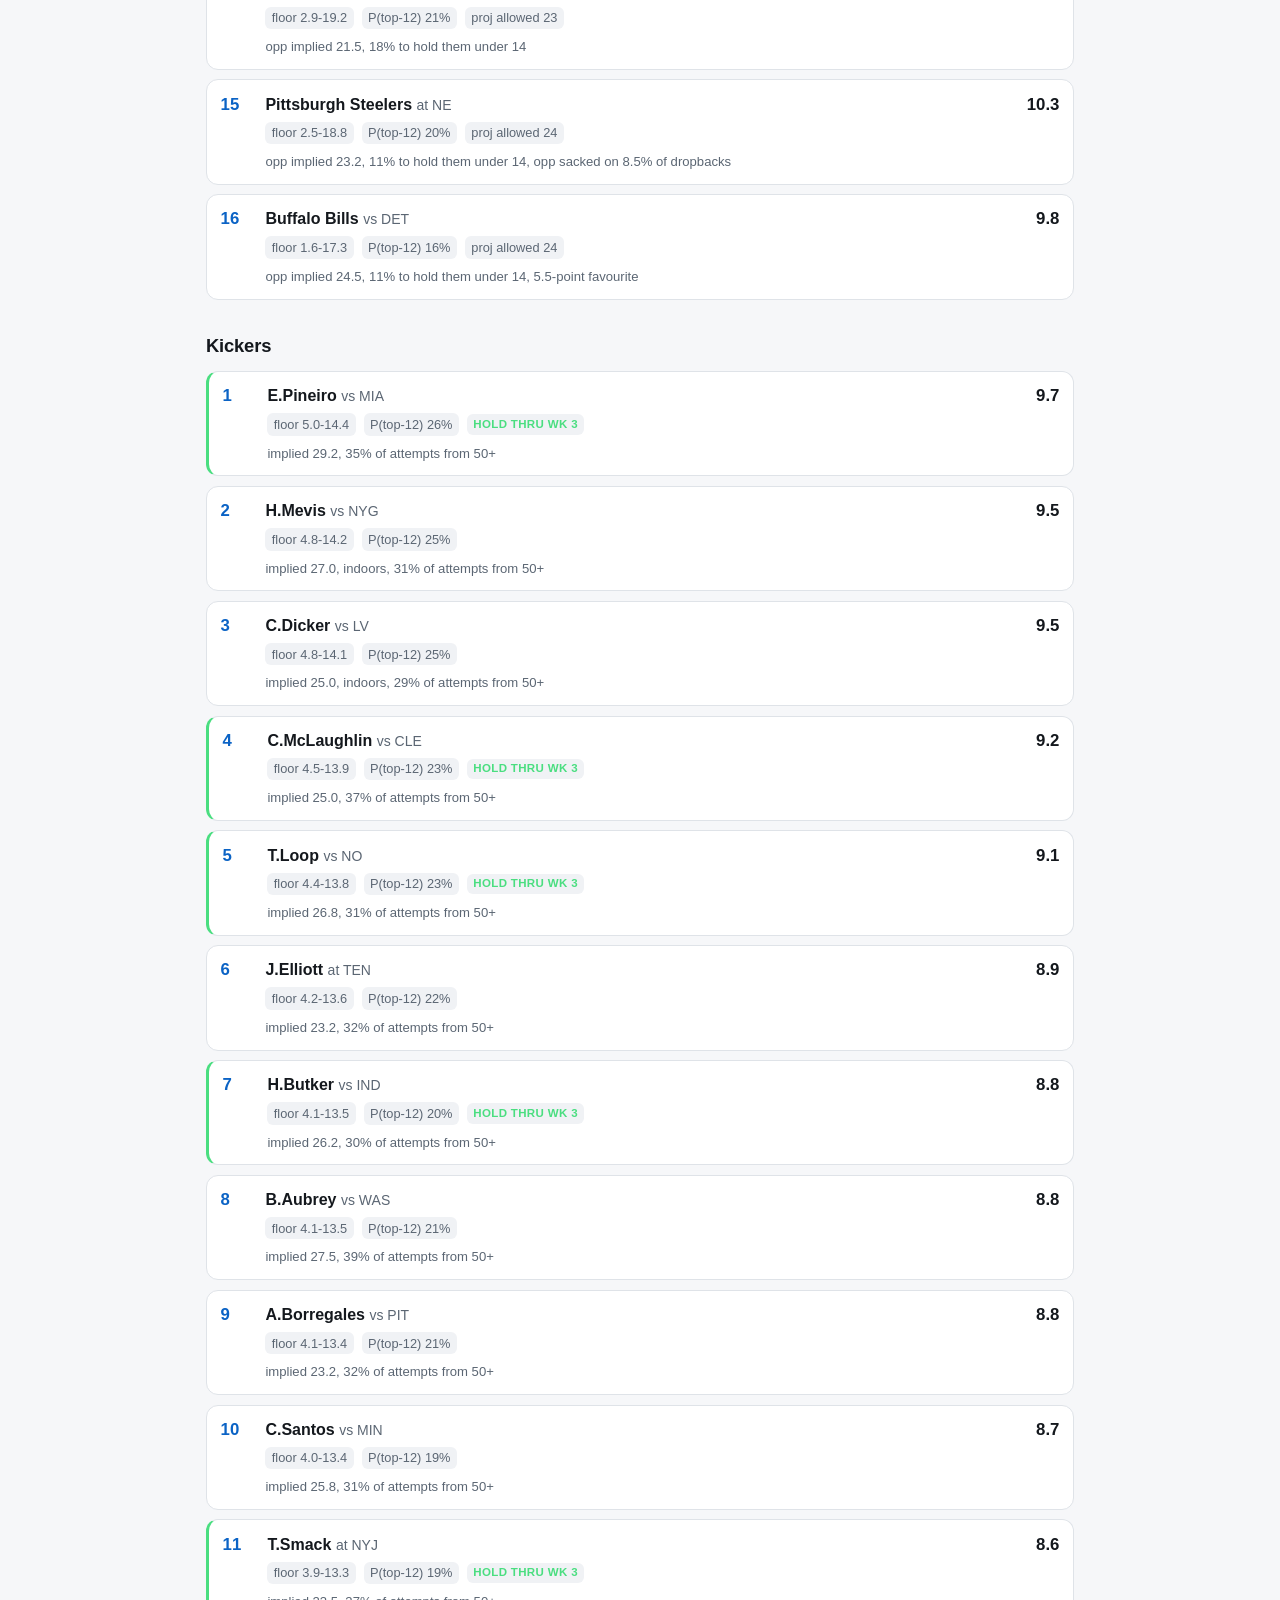
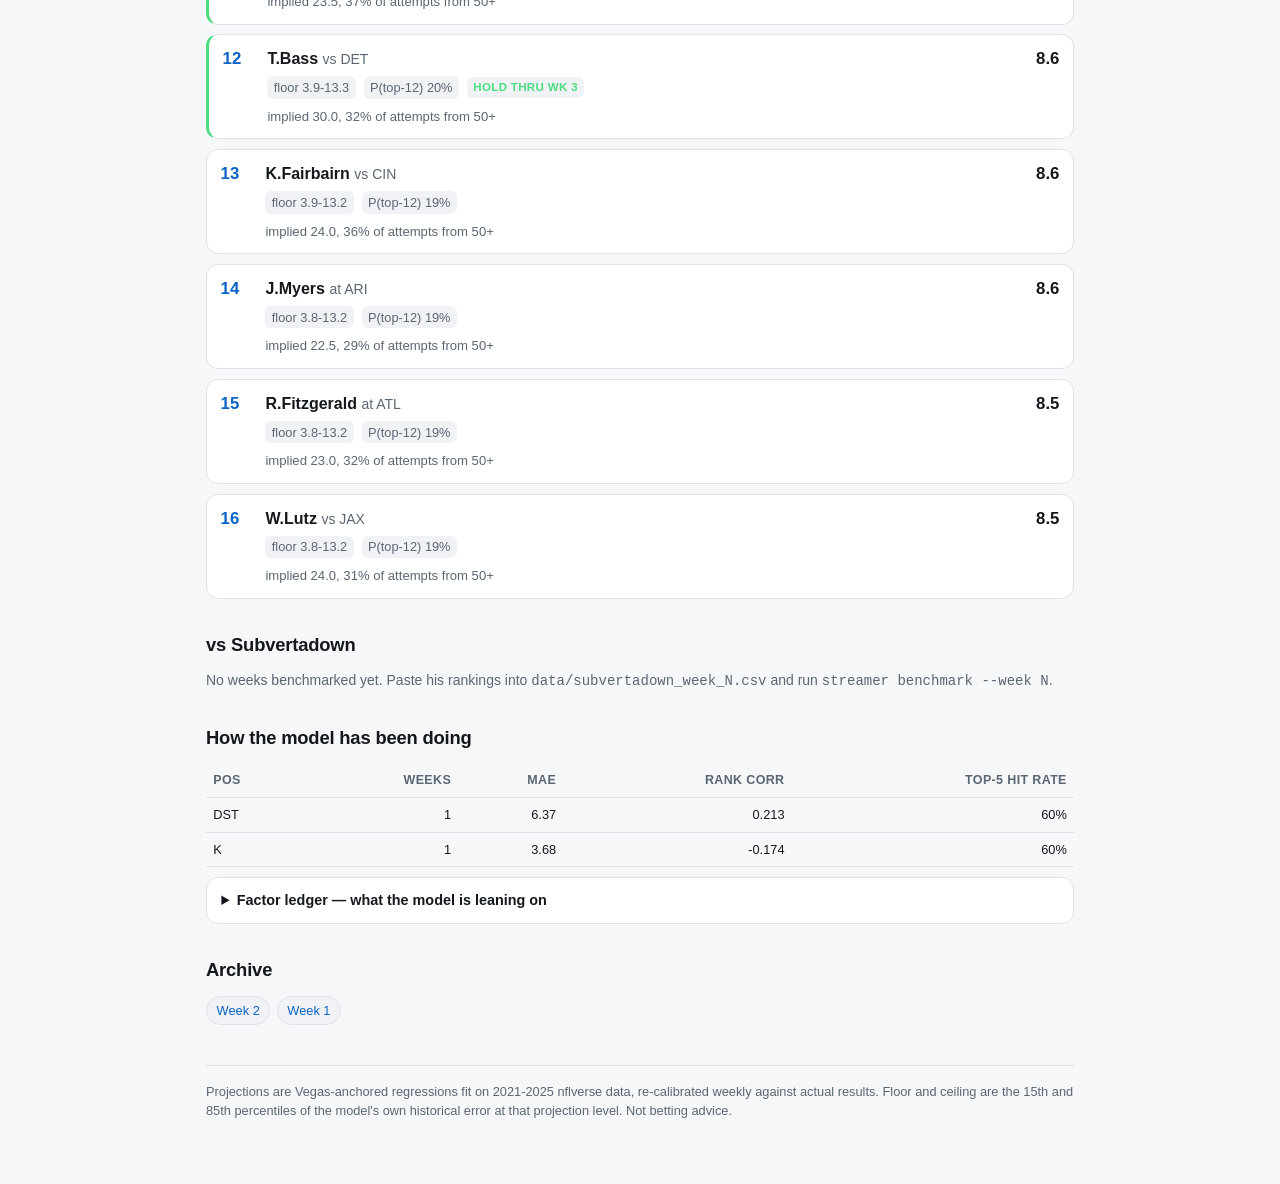
<file: docs/week_2.html>
<!doctype html>
<html lang="en"><head>
<meta charset="utf-8">
<meta name="viewport" content="width=device-width, initial-scale=1, viewport-fit=cover">
<meta name="color-scheme" content="dark light">
<title>Streamer — DST &amp; K Rankings - Week 2</title>
<style>
:root {
  color-scheme: dark light;
  --bg: #0f1216;
  --panel: #171b21;
  --panel-2: #1e242c;
  --line: #2a323d;
  --text: #e7ecf3;
  --muted: #97a3b4;
  --accent: #4ea1ff;
  --good: #4ade80;
  --warn: #fbbf24;
  --bad: #f87171;
  --radius: 12px;
}
@media (prefers-color-scheme: light) {
  :root {
    --bg: #f6f7f9; --panel: #ffffff; --panel-2: #f0f2f5; --line: #dfe3e8;
    --text: #14181d; --muted: #5b6673; --accent: #0b63c5;
  }
}
* { box-sizing: border-box; }
body {
  margin: 0; padding: 0 0 3rem;
  background: var(--bg); color: var(--text);
  font: 16px/1.5 -apple-system, BlinkMacSystemFont, "Segoe UI", Roboto, Helvetica, Arial, sans-serif;
  -webkit-text-size-adjust: 100%;
}
.wrap { max-width: 900px; margin: 0 auto; padding: 1rem; }
header { padding: 1.5rem 1rem 0.5rem; }
h1 { font-size: 1.5rem; margin: 0 0 .25rem; letter-spacing: -0.01em; }
h2 { font-size: 1.15rem; margin: 2rem 0 .75rem; letter-spacing: -0.01em; }
h3 { font-size: 1rem; margin: 1.25rem 0 .5rem; color: var(--muted); font-weight: 600; }
p { margin: .5rem 0; }
.sub { color: var(--muted); font-size: .875rem; margin: 0; }
.badges { display: flex; flex-wrap: wrap; gap: .4rem; margin: .75rem 0 0; }
.badge {
  display: inline-block; padding: .2rem .55rem; border-radius: 999px;
  font-size: .75rem; background: var(--panel-2); color: var(--muted);
  border: 1px solid var(--line);
}
.badge.ok { color: var(--good); border-color: color-mix(in srgb, var(--good) 40%, var(--line)); }
.badge.warn { color: var(--warn); border-color: color-mix(in srgb, var(--warn) 40%, var(--line)); }
.badge.bad { color: var(--bad); border-color: color-mix(in srgb, var(--bad) 40%, var(--line)); }
.notice {
  background: color-mix(in srgb, var(--warn) 12%, var(--panel));
  border: 1px solid color-mix(in srgb, var(--warn) 35%, var(--line));
  border-radius: var(--radius); padding: .75rem 1rem; margin: 1rem 0;
  font-size: .875rem;
}
.card {
  background: var(--panel); border: 1px solid var(--line);
  border-radius: var(--radius); margin: 0 0 .6rem; overflow: hidden;
}
.row {
  display: grid; grid-template-columns: 2.2rem 1fr auto;
  gap: .6rem; align-items: baseline; padding: .7rem .85rem .3rem;
}
.rank { font-variant-numeric: tabular-nums; font-weight: 700; color: var(--accent); font-size: 1.05rem; }
.name { font-weight: 600; }
.opp { color: var(--muted); font-weight: 400; font-size: .875rem; }
.pts { text-align: right; font-variant-numeric: tabular-nums; font-weight: 700; font-size: 1.05rem; }
.meta {
  display: flex; flex-wrap: wrap; gap: .25rem .5rem; align-items: center;
  padding: 0 .85rem .5rem 3.65rem; color: var(--muted); font-size: .8rem;
  font-variant-numeric: tabular-nums;
}
.meta > span { background: var(--panel-2); border-radius: 6px; padding: .1rem .4rem; }
.why { padding: 0 .85rem .75rem 3.65rem; color: var(--muted); font-size: .82rem; }
.hold { border-left: 3px solid var(--good); }
.hold-tag { color: var(--good); font-size: .72rem; font-weight: 600; text-transform: uppercase; letter-spacing: .03em; }
.scroll { overflow-x: auto; -webkit-overflow-scrolling: touch; }
table { border-collapse: collapse; width: 100%; font-size: .8rem; }
th, td { padding: .45rem .45rem; text-align: right; border-bottom: 1px solid var(--line); white-space: nowrap; }
td.unit, th.unit { text-align: left; }
th:first-child, td:first-child { text-align: left; }
th { color: var(--muted); font-weight: 600; font-size: .78rem; text-transform: uppercase; letter-spacing: .03em; }
td { font-variant-numeric: tabular-nums; }
.pos { color: var(--good); } .neg { color: var(--bad); }
footer { color: var(--muted); font-size: .8rem; margin-top: 2.5rem; padding-top: 1rem; border-top: 1px solid var(--line); }
a { color: var(--accent); }
details { background: var(--panel); border: 1px solid var(--line); border-radius: var(--radius); padding: .75rem .9rem; margin: .6rem 0; }
summary { cursor: pointer; font-weight: 600; font-size: .9rem; }
.archive { display: flex; flex-wrap: wrap; gap: .4rem; margin-top: .5rem; }
.archive a { font-size: .8rem; padding: .25rem .6rem; background: var(--panel-2); border: 1px solid var(--line); border-radius: 999px; text-decoration: none; }

/* Profile switch.
   Radios live at the top of <body>; the labels are styled as a segmented
   control and the :checked state drives which panel is visible. No JavaScript,
   so the switch works instantly on a phone and still works with JS disabled. */
.profile-radio { position: absolute; opacity: 0; pointer-events: none; }
.switch {
  display: flex; gap: .25rem; padding: .25rem; margin: .9rem 0 .25rem;
  background: var(--panel-2); border: 1px solid var(--line);
  border-radius: 999px; position: sticky; top: .5rem; z-index: 5;
  backdrop-filter: blur(8px);
}
.switch label {
  flex: 1; text-align: center; padding: .45rem .5rem; border-radius: 999px;
  font-size: .85rem; font-weight: 600; color: var(--muted); cursor: pointer;
  user-select: none; -webkit-tap-highlight-color: transparent;
  transition: background .12s ease, color .12s ease;
}
.switch label:hover { color: var(--text); }
.profile-panel { display: none; }

#profile-espn:checked ~ .wrap .switch label[for=profile-espn]{background:var(--accent);color:#fff;}
#profile-espn:checked ~ .wrap #panel-espn{display:block;}
#profile-yahoo:checked ~ .wrap .switch label[for=profile-yahoo]{background:var(--accent);color:#fff;}
#profile-yahoo:checked ~ .wrap #panel-yahoo{display:block;}</style>
</head><body>
<input class="profile-radio" type="radio" name="profile" id="profile-espn" checked>
<input class="profile-radio" type="radio" name="profile" id="profile-yahoo">
<div class="wrap">
<header>
<h1>Week 2 streaming rankings</h1>
<p class="sub">Streamer — DST &amp; K Rankings &middot; 2026 season &middot; updated Sun 20 Sep 2026, 16:05 UTC</p>
</header>
<div class="switch"><label for="profile-espn">ESPN, 10-team</label><label for="profile-yahoo">Yahoo, 14-team</label></div>
<div class="profile-panel" id="panel-espn">
<div class="badges"><span class="badge ">live odds: 15 games, 1 from nflverse closing lines</span><span class="badge">model: ridge</span><span class="badge">ESPN scoring &middot; 10-team</span></div>
<p class="sub">Priced from live odds and nflverse closing lines rather than a live pull. Those are real closing numbers, not estimates.</p>
<h2>My team</h2><p class="sub">Skyline Fantasy Football League &middot; Drakes on a Plane (0-1) &middot; synced 2026-09-20 16:05 UTC</p><div class="card"><div class="row"><div class="rank">&#9878;</div><div><span class="name">vs Team Morris</span> <span class="opp">coin flip</span></div><div class="pts">51%</div></div><div class="meta"><span>P(win) with the lineup below (from 50% as set)</span><span>you 131.3 &plusmn; 24</span><span>them 131.0 &plusmn; 23</span></div></div><h3>Recommended lineup</h3><div class="scroll"><table><thead><tr><th>Slot</th><th class="unit">Player</th><th>Pos</th><th>Tm</th><th>Proj</th><th>Vegas</th><th>Range</th></tr></thead><tbody><tr><td>DST</td><td class='unit'>Buccaneers D/ST</td><td>DST</td><td>TB</td><td>15.4</td><td class="opp">--</td><td>&plusmn;8</td></tr><tr><td>K</td><td class='unit'>Chase McLaughlin</td><td>K</td><td>TB</td><td>9.2</td><td class="opp">--</td><td>&plusmn;5</td></tr><tr><td>QB</td><td class='unit'>Drake Maye</td><td>QB</td><td>NE</td><td>18.5</td><td>19.3</td><td>&plusmn;8</td></tr><tr><td>RB</td><td class='unit'>Derrick Henry</td><td>RB</td><td>BAL</td><td>21.1</td><td>17.3</td><td>&plusmn;9</td></tr><tr><td>RB</td><td class='unit'>Breece Hall</td><td>RB</td><td>NYJ</td><td>14.9</td><td>14.7</td><td>&plusmn;8</td></tr><tr><td>TE</td><td class='unit'>Kyle Pitts Sr.</td><td>TE</td><td>ATL</td><td>9.6</td><td>7.9</td><td>&plusmn;7</td></tr><tr><td>WR</td><td class='unit'>Puka Nacua <span class="opp">Q</span></td><td>WR</td><td>LA</td><td>16.5</td><td class="opp">--</td><td>&plusmn;12</td></tr><tr><td>WR</td><td class='unit'>Mike Evans</td><td>WR</td><td>SF</td><td>13.4</td><td>11.8</td><td>&plusmn;9</td></tr><tr><td>FLEX</td><td class='unit'>Kenny Gainwell <span class="hold-tag">start</span></td><td>RB</td><td>TB</td><td>11.2</td><td>8.0</td><td>&plusmn;7</td></tr></tbody></table></div><p class="sub">Changes from your set lineup:</p><ul class="sub"><li><strong>FLEX</strong>: start Kenny Gainwell over Drake London</li></ul><p class="sub">The books have priced 10 of your 14 startable players so far; the rest fill in as their games approach. The sportsbook numbers would start Drake London over Kenny Gainwell. Biggest disagreements (market minus ours): Derrick Henry -3.8, Kenny Gainwell -3.3, Drake London +2.1. Odds API credits left: 262.</p><h3>Waiver moves</h3><div class="card"><div class="row"><div class="rank">S</div><div><span class="name">Zach Ertz</span> <span class="opp">TE  &middot; drop Xavier Worthy</span></div><div class="pts">+1.3</div></div><div class="why">+2.1/game rest of season; worth holding through this week; on bye this week; 0% rostered</div></div><p class="sub">Drop watch: Xavier Worthy (8.6), Ray Davis (5.8), Kaelon Black (6.2)</p>
<h2>Two-week stream candidates</h2><p class='sub'>Favourable this week <em>and</em> next, so a waiver add can be held rather than churned.</p><div class="scroll"><table><thead><tr><th>Pos</th><th class="unit">Unit</th><th>Rank</th><th>Opp</th><th>Next</th><th>Next opp</th></tr></thead><tbody><tr><td>DST</td><td class='unit'>Tampa Bay Buccaneers</td><td>1</td><td>CLE</td><td>6</td><td>MIN</td></tr><tr><td>DST</td><td class='unit'>San Francisco 49ers</td><td>2</td><td>MIA</td><td>4</td><td>ARI</td></tr><tr><td>DST</td><td class='unit'>Seattle Seahawks</td><td>6</td><td>ARI</td><td>10</td><td>WAS</td></tr><tr><td>DST</td><td class='unit'>Green Bay Packers</td><td>10</td><td>NYJ</td><td>8</td><td>ATL</td></tr><tr><td>DST</td><td class='unit'>Kansas City Chiefs</td><td>11</td><td>IND</td><td>2</td><td>MIA</td></tr><tr><td>DST</td><td class='unit'>Carolina Panthers</td><td>12</td><td>ATL</td><td>1</td><td>CLE</td></tr><tr><td>K</td><td class='unit'>E.Pineiro</td><td>1</td><td>MIA</td><td>3</td><td>ARI</td></tr><tr><td>K</td><td class='unit'>C.McLaughlin</td><td>4</td><td>CLE</td><td>11</td><td>MIN</td></tr><tr><td>K</td><td class='unit'>T.Loop</td><td>5</td><td>NO</td><td>12</td><td>DAL</td></tr><tr><td>K</td><td class='unit'>H.Butker</td><td>7</td><td>IND</td><td>5</td><td>MIA</td></tr><tr><td>K</td><td class='unit'>T.Smack</td><td>11</td><td>NYJ</td><td>4</td><td>ATL</td></tr><tr><td>K</td><td class='unit'>T.Bass</td><td>12</td><td>DET</td><td>7</td><td>LAC</td></tr></tbody></table></div>
<h2>Defense / Special Teams</h2><div class="card hold"><div class="row"><div class="rank">1</div><div><span class="name">Tampa Bay Buccaneers</span> <span class="opp">vs CLE</span></div><div class="pts">15.4</div></div><div class="meta"><span>floor 7.5-24.4</span><span>P(top-12) 42%</span><span>proj allowed 19</span><span class="hold-tag">hold thru wk 3</span></div><div class="why">opp implied 16.5, 37% to hold them under 14, opp sacked on 8.9% of dropbacks, opp INT rate 3.0%, 8.5-point favourite</div></div><div class="card hold"><div class="row"><div class="rank">2</div><div><span class="name">San Francisco 49ers</span> <span class="opp">vs MIA</span></div><div class="pts">14.4</div></div><div class="meta"><span>floor 6.5-23.5</span><span>P(top-12) 38%</span><span>proj allowed 19</span><span class="hold-tag">hold thru wk 3</span></div><div class="why">opp implied 15.8, 36% to hold them under 14, opp sacked on 7.8% of dropbacks, 13.5-point favourite</div></div><div class="card"><div class="row"><div class="rank">3</div><div><span class="name">Philadelphia Eagles</span> <span class="opp">at TEN</span></div><div class="pts">14.2</div></div><div class="meta"><span>floor 6.3-23.2</span><span>P(top-12) 36%</span><span>proj allowed 19</span></div><div class="why">opp implied 16.2, 35% to hold them under 14, opp sacked on 7.8% of dropbacks, 7.0-point favourite</div></div><div class="card"><div class="row"><div class="rank">4</div><div><span class="name">Los Angeles Chargers</span> <span class="opp">vs LV</span></div><div class="pts">13.5</div></div><div class="meta"><span>floor 5.6-22.6</span><span>P(top-12) 33%</span><span>proj allowed 20</span></div><div class="why">opp implied 18.5, 33% to hold them under 14, opp sacked on 8.7% of dropbacks, opp INT rate 3.1%, 6.5-point favourite</div></div><div class="card"><div class="row"><div class="rank">5</div><div><span class="name">Baltimore Ravens</span> <span class="opp">vs NO</span></div><div class="pts">13.0</div></div><div class="meta"><span>floor 5.1-22.1</span><span>P(top-12) 31%</span><span>proj allowed 20</span></div><div class="why">opp implied 18.2, 31% to hold them under 14, 8.5-point favourite</div></div><div class="card hold"><div class="row"><div class="rank">6</div><div><span class="name">Seattle Seahawks</span> <span class="opp">at ARI</span></div><div class="pts">13.0</div></div><div class="meta"><span>floor 5.1-22.0</span><span>P(top-12) 30%</span><span>proj allowed 21</span><span class="hold-tag">hold thru wk 3</span></div><div class="why">opp implied 18.5, 24% to hold them under 14</div></div><div class="card"><div class="row"><div class="rank">7</div><div><span class="name">Chicago Bears</span> <span class="opp">vs MIN</span></div><div class="pts">12.7</div></div><div class="meta"><span>floor 4.8-21.8</span><span>P(top-12) 30%</span><span>proj allowed 22</span></div><div class="why">opp implied 21.2, 22% to hold them under 14, opp sacked on 9.5% of dropbacks, opp INT rate 3.0%</div></div><div class="card"><div class="row"><div class="rank">8</div><div><span class="name">New England Patriots</span> <span class="opp">vs PIT</span></div><div class="pts">12.2</div></div><div class="meta"><span>floor 4.3-21.3</span><span>P(top-12) 27%</span><span>proj allowed 20</span></div><div class="why">opp implied 18.2, 33% to hold them under 14, 5.0-point favourite</div></div><div class="card"><div class="row"><div class="rank">9</div><div><span class="name">Los Angeles Rams</span> <span class="opp">vs NYG</span></div><div class="pts">12.0</div></div><div class="meta"><span>floor 4.2-20.5</span><span>P(top-12) 25%</span><span>proj allowed 22</span></div><div class="why">opp implied 20.5, 20% to hold them under 14, 6.5-point favourite</div></div><div class="card hold"><div class="row"><div class="rank">10</div><div><span class="name">Green Bay Packers</span> <span class="opp">at NYJ</span></div><div class="pts">11.6</div></div><div class="meta"><span>floor 3.8-20.1</span><span>P(top-12) 24%</span><span>proj allowed 22</span><span class="hold-tag">hold thru wk 3</span></div><div class="why">opp implied 20.5, 22% to hold them under 14, opp sacked on 7.9% of dropbacks</div></div><div class="card hold"><div class="row"><div class="rank">11</div><div><span class="name">Kansas City Chiefs</span> <span class="opp">vs IND</span></div><div class="pts">11.5</div></div><div class="meta"><span>floor 3.7-20.0</span><span>P(top-12) 24%</span><span>proj allowed 22</span><span class="hold-tag">hold thru wk 3</span></div><div class="why">opp implied 20.2, 22% to hold them under 14, 6.0-point favourite</div></div><div class="card hold"><div class="row"><div class="rank">12</div><div><span class="name">Carolina Panthers</span> <span class="opp">at ATL</span></div><div class="pts">11.0</div></div><div class="meta"><span>floor 3.2-19.5</span><span>P(top-12) 22%</span><span>proj allowed 22</span><span class="hold-tag">hold thru wk 3</span></div><div class="why">opp implied 20.5, 21% to hold them under 14</div></div><div class="card"><div class="row"><div class="rank">13</div><div><span class="name">Houston Texans</span> <span class="opp">vs CIN</span></div><div class="pts">10.9</div></div><div class="meta"><span>floor 3.0-19.4</span><span>P(top-12) 20%</span><span>proj allowed 23</span></div><div class="why">opp implied 21.5, 19% to hold them under 14</div></div><div class="card"><div class="row"><div class="rank">14</div><div><span class="name">Denver Broncos</span> <span class="opp">vs JAX</span></div><div class="pts">10.7</div></div><div class="meta"><span>floor 2.9-19.2</span><span>P(top-12) 21%</span><span>proj allowed 23</span></div><div class="why">opp implied 21.5, 18% to hold them under 14</div></div><div class="card"><div class="row"><div class="rank">15</div><div><span class="name">Pittsburgh Steelers</span> <span class="opp">at NE</span></div><div class="pts">10.3</div></div><div class="meta"><span>floor 2.5-18.8</span><span>P(top-12) 20%</span><span>proj allowed 24</span></div><div class="why">opp implied 23.2, 11% to hold them under 14, opp sacked on 8.5% of dropbacks</div></div><div class="card"><div class="row"><div class="rank">16</div><div><span class="name">Buffalo Bills</span> <span class="opp">vs DET</span></div><div class="pts">9.8</div></div><div class="meta"><span>floor 1.6-17.3</span><span>P(top-12) 16%</span><span>proj allowed 24</span></div><div class="why">opp implied 24.5, 11% to hold them under 14, 5.5-point favourite</div></div>
<h2>Kickers</h2><div class="card hold"><div class="row"><div class="rank">1</div><div><span class="name">E.Pineiro</span> <span class="opp">vs MIA</span></div><div class="pts">9.7</div></div><div class="meta"><span>floor 5.0-14.4</span><span>P(top-12) 26%</span><span class="hold-tag">hold thru wk 3</span></div><div class="why">implied 29.2, 35% of attempts from 50+</div></div><div class="card"><div class="row"><div class="rank">2</div><div><span class="name">H.Mevis</span> <span class="opp">vs NYG</span></div><div class="pts">9.5</div></div><div class="meta"><span>floor 4.8-14.2</span><span>P(top-12) 25%</span></div><div class="why">implied 27.0, indoors, 31% of attempts from 50+</div></div><div class="card"><div class="row"><div class="rank">3</div><div><span class="name">C.Dicker</span> <span class="opp">vs LV</span></div><div class="pts">9.5</div></div><div class="meta"><span>floor 4.8-14.1</span><span>P(top-12) 25%</span></div><div class="why">implied 25.0, indoors, 29% of attempts from 50+</div></div><div class="card hold"><div class="row"><div class="rank">4</div><div><span class="name">C.McLaughlin</span> <span class="opp">vs CLE</span></div><div class="pts">9.2</div></div><div class="meta"><span>floor 4.5-13.9</span><span>P(top-12) 23%</span><span class="hold-tag">hold thru wk 3</span></div><div class="why">implied 25.0, 37% of attempts from 50+</div></div><div class="card hold"><div class="row"><div class="rank">5</div><div><span class="name">T.Loop</span> <span class="opp">vs NO</span></div><div class="pts">9.1</div></div><div class="meta"><span>floor 4.4-13.8</span><span>P(top-12) 23%</span><span class="hold-tag">hold thru wk 3</span></div><div class="why">implied 26.8, 31% of attempts from 50+</div></div><div class="card"><div class="row"><div class="rank">6</div><div><span class="name">J.Elliott</span> <span class="opp">at TEN</span></div><div class="pts">8.9</div></div><div class="meta"><span>floor 4.2-13.6</span><span>P(top-12) 22%</span></div><div class="why">implied 23.2, 32% of attempts from 50+</div></div><div class="card hold"><div class="row"><div class="rank">7</div><div><span class="name">H.Butker</span> <span class="opp">vs IND</span></div><div class="pts">8.8</div></div><div class="meta"><span>floor 4.1-13.5</span><span>P(top-12) 20%</span><span class="hold-tag">hold thru wk 3</span></div><div class="why">implied 26.2, 30% of attempts from 50+</div></div><div class="card"><div class="row"><div class="rank">8</div><div><span class="name">B.Aubrey</span> <span class="opp">vs WAS</span></div><div class="pts">8.8</div></div><div class="meta"><span>floor 4.1-13.5</span><span>P(top-12) 21%</span></div><div class="why">implied 27.5, 39% of attempts from 50+</div></div><div class="card"><div class="row"><div class="rank">9</div><div><span class="name">A.Borregales</span> <span class="opp">vs PIT</span></div><div class="pts">8.8</div></div><div class="meta"><span>floor 4.1-13.4</span><span>P(top-12) 21%</span></div><div class="why">implied 23.2, 32% of attempts from 50+</div></div><div class="card"><div class="row"><div class="rank">10</div><div><span class="name">C.Santos</span> <span class="opp">vs MIN</span></div><div class="pts">8.7</div></div><div class="meta"><span>floor 4.0-13.4</span><span>P(top-12) 19%</span></div><div class="why">implied 25.8, 31% of attempts from 50+</div></div><div class="card hold"><div class="row"><div class="rank">11</div><div><span class="name">T.Smack</span> <span class="opp">at NYJ</span></div><div class="pts">8.6</div></div><div class="meta"><span>floor 3.9-13.3</span><span>P(top-12) 19%</span><span class="hold-tag">hold thru wk 3</span></div><div class="why">implied 23.5, 37% of attempts from 50+</div></div><div class="card hold"><div class="row"><div class="rank">12</div><div><span class="name">T.Bass</span> <span class="opp">vs DET</span></div><div class="pts">8.6</div></div><div class="meta"><span>floor 3.9-13.3</span><span>P(top-12) 20%</span><span class="hold-tag">hold thru wk 3</span></div><div class="why">implied 30.0, 32% of attempts from 50+</div></div><div class="card"><div class="row"><div class="rank">13</div><div><span class="name">K.Fairbairn</span> <span class="opp">vs CIN</span></div><div class="pts">8.6</div></div><div class="meta"><span>floor 3.9-13.2</span><span>P(top-12) 19%</span></div><div class="why">implied 24.0, 36% of attempts from 50+</div></div><div class="card"><div class="row"><div class="rank">14</div><div><span class="name">J.Myers</span> <span class="opp">at ARI</span></div><div class="pts">8.6</div></div><div class="meta"><span>floor 3.8-13.2</span><span>P(top-12) 19%</span></div><div class="why">implied 22.5, 29% of attempts from 50+</div></div><div class="card"><div class="row"><div class="rank">15</div><div><span class="name">R.Fitzgerald</span> <span class="opp">at ATL</span></div><div class="pts">8.5</div></div><div class="meta"><span>floor 3.8-13.2</span><span>P(top-12) 19%</span></div><div class="why">implied 23.0, 32% of attempts from 50+</div></div><div class="card"><div class="row"><div class="rank">16</div><div><span class="name">W.Lutz</span> <span class="opp">vs JAX</span></div><div class="pts">8.5</div></div><div class="meta"><span>floor 3.8-13.2</span><span>P(top-12) 19%</span></div><div class="why">implied 24.0, 31% of attempts from 50+</div></div>
<h2>vs Subvertadown</h2><p class='sub'>No weeks benchmarked yet. Paste his rankings into <code>data/subvertadown_week_N.csv</code> and run <code>streamer benchmark --week N</code>.</p>
<h2>How the model has been doing</h2><div class="scroll"><table><thead><tr><th>Pos</th><th>Weeks</th><th>MAE</th><th>Rank corr</th><th>Top-5 hit rate</th></tr></thead><tbody><tr><td>DST</td><td>1</td><td>6.37</td><td>0.213</td><td>60%</td></tr><tr><td>K</td><td>1</td><td>3.68</td><td>-0.174</td><td>60%</td></tr></tbody></table></div>
<details><summary>Factor ledger &mdash; what the model is leaning on</summary><p class='sub'>Each factor's correlation with actual fantasy points, historically vs this season. Weights are re-derived every week from a shrinkage blend of the two.</p><h3>DST</h3><div class="scroll"><table><thead><tr><th>Factor</th><th>Hist r</th><th>Season r</th><th>Last 4wk</th><th>Weight</th><th>Moved</th></tr></thead><tbody><tr><td>Opponent implied total</td><td>-0.316</td><td>-0.384</td><td>-0.384</td><td>-1.301</td><td class='neg'>-0.000</td></tr><tr><td>Point spread</td><td>0.273</td><td>0.367</td><td>0.367</td><td>1.178</td><td class='neg'>-0.000</td></tr><tr><td>Opp points per drive</td><td>-0.219</td><td>-0.342</td><td>-0.342</td><td>0.090</td><td class='neg'>-0.000</td></tr><tr><td>Opp sack rate allowed (O-line)</td><td>0.210</td><td>0.037</td><td>0.037</td><td>0.163</td><td class='neg'>-0.000</td></tr><tr><td>Sack opportunity (def x O-line x volume)</td><td>0.204</td><td>-0.159</td><td>-0.159</td><td>0.100</td><td class='pos'>+0.000</td></tr><tr><td>Opp pressure rate allowed</td><td>0.191</td><td>-0.086</td><td>-0.086</td><td>0.239</td><td class='neg'>-0.000</td></tr><tr><td>Game total</td><td>-0.161</td><td>-0.148</td><td>-0.148</td><td>-0.582</td><td class='pos'>+0.000</td></tr><tr><td>Takeaway opportunity</td><td>0.119</td><td>-0.021</td><td>-0.021</td><td>0.077</td><td class='neg'>-0.000</td></tr><tr><td>Opp INT rate</td><td>0.109</td><td>0.117</td><td>0.117</td><td>0.068</td><td class='neg'>-0.000</td></tr><tr><td>Defense points allowed per drive</td><td>-0.108</td><td>0.043</td><td>0.043</td><td>-0.008</td><td class='pos'>+0.000</td></tr></tbody></table></div><h3>K</h3><div class="scroll"><table><thead><tr><th>Factor</th><th>Hist r</th><th>Season r</th><th>Last 4wk</th><th>Weight</th><th>Moved</th></tr></thead><tbody><tr><td>Point spread</td><td>0.128</td><td>0.015</td><td>0.015</td><td>0.394</td><td class='neg'>-0.000</td></tr><tr><td>Team implied total</td><td>0.117</td><td>0.077</td><td>0.077</td><td>0.253</td><td class='pos'>+0.000</td></tr><tr><td>Implied total x FG rate</td><td>0.105</td><td>-0.079</td><td>-0.079</td><td>-0.002</td><td class='neg'>-0.000</td></tr><tr><td>Implied total x red-zone stall</td><td>0.101</td><td>-0.053</td><td>-0.053</td><td>-0.004</td><td class='pos'>+0.000</td></tr><tr><td>Dome / indoors</td><td>0.095</td><td>0.083</td><td>0.083</td><td>0.272</td><td class='pos'>+0.000</td></tr><tr><td>Opponent implied total</td><td>-0.094</td><td>0.053</td><td>0.053</td><td>-0.000</td><td class='neg'>-0.000</td></tr><tr><td>Wind (mph)</td><td>-0.092</td><td>-0.191</td><td>-0.191</td><td>-0.318</td><td class='pos'>+0.000</td></tr><tr><td>Wind x 50+ attempt share</td><td>-0.079</td><td>-0.163</td><td>-0.163</td><td>0.006</td><td class='neg'>-0.000</td></tr><tr><td>Kicker 50+ attempt share</td><td>0.054</td><td>0.135</td><td>0.135</td><td>0.056</td><td class='neg'>-0.000</td></tr><tr><td>Home field</td><td>0.046</td><td>-0.176</td><td>-0.176</td><td>0.040</td><td class='pos'>+0.000</td></tr></tbody></table></div></details>
</div>
<div class="profile-panel" id="panel-yahoo">
<div class="badges"><span class="badge ">live odds: 15 games, 1 from nflverse closing lines</span><span class="badge">model: ridge</span><span class="badge">Yahoo scoring &middot; 14-team</span></div>
<p class="sub">Priced from live odds and nflverse closing lines rather than a live pull. Those are real closing numbers, not estimates.</p>
<h2>My team</h2><div class="card"><div class="row"><div class="rank">!</div><div><span class="name">YAHOO sync failed</span></div></div><div class="why">Your YAHOO league could not be synced, so there is no team panel. b&#x27;{&quot;error&quot;:{&quot;lang&quot;:&quot;en-US&quot;,&quot;description&quot;:&quot;Please provide valid credentials. OAuth oauth_problem=\\&quot;additional_authorization_required\\&quot;, realm=\\&quot;yahooapis.com\\&quot;&quot;}}&#x27; Last attempt 2026-09-20 16:05 UTC.</div></div>
<h2>Two-week stream candidates</h2><p class='sub'>Favourable this week <em>and</em> next, so a waiver add can be held rather than churned.</p><div class="scroll"><table><thead><tr><th>Pos</th><th class="unit">Unit</th><th>Rank</th><th>Opp</th><th>Next</th><th>Next opp</th></tr></thead><tbody><tr><td>DST</td><td class='unit'>Tampa Bay Buccaneers</td><td>1</td><td>CLE</td><td>7</td><td>MIN</td></tr><tr><td>DST</td><td class='unit'>San Francisco 49ers</td><td>2</td><td>MIA</td><td>3</td><td>ARI</td></tr><tr><td>DST</td><td class='unit'>Seattle Seahawks</td><td>6</td><td>ARI</td><td>8</td><td>WAS</td></tr><tr><td>DST</td><td class='unit'>Kansas City Chiefs</td><td>10</td><td>IND</td><td>2</td><td>MIA</td></tr><tr><td>DST</td><td class='unit'>Green Bay Packers</td><td>11</td><td>NYJ</td><td>6</td><td>ATL</td></tr><tr><td>DST</td><td class='unit'>Houston Texans</td><td>12</td><td>CIN</td><td>11</td><td>IND</td></tr><tr><td>K</td><td class='unit'>E.Pineiro</td><td>1</td><td>MIA</td><td>2</td><td>ARI</td></tr><tr><td>K</td><td class='unit'>T.Loop</td><td>5</td><td>NO</td><td>12</td><td>DAL</td></tr><tr><td>K</td><td class='unit'>H.Butker</td><td>7</td><td>IND</td><td>5</td><td>MIA</td></tr><tr><td>K</td><td class='unit'>T.Smack</td><td>10</td><td>NYJ</td><td>4</td><td>ATL</td></tr><tr><td>K</td><td class='unit'>T.Bass</td><td>12</td><td>DET</td><td>7</td><td>LAC</td></tr></tbody></table></div>
<h2>Defense / Special Teams</h2><div class="card hold"><div class="row"><div class="rank">1</div><div><span class="name">Tampa Bay Buccaneers</span> <span class="opp">vs CLE</span></div><div class="pts">10.5</div></div><div class="meta"><span>floor 4.5-17.4</span><span>P(top-12) 42%</span><span>proj allowed 19</span><span class="hold-tag">hold thru wk 3</span></div><div class="why">opp implied 16.5, 37% to hold them under 14, opp sacked on 8.9% of dropbacks, opp INT rate 3.0%, 8.5-point favourite</div></div><div class="card hold"><div class="row"><div class="rank">2</div><div><span class="name">San Francisco 49ers</span> <span class="opp">vs MIA</span></div><div class="pts">10.3</div></div><div class="meta"><span>floor 4.2-17.2</span><span>P(top-12) 40%</span><span>proj allowed 19</span><span class="hold-tag">hold thru wk 3</span></div><div class="why">opp implied 15.8, 36% to hold them under 14, opp sacked on 7.8% of dropbacks, 13.5-point favourite</div></div><div class="card"><div class="row"><div class="rank">3</div><div><span class="name">Philadelphia Eagles</span> <span class="opp">at TEN</span></div><div class="pts">9.8</div></div><div class="meta"><span>floor 3.7-16.7</span><span>P(top-12) 39%</span><span>proj allowed 19</span></div><div class="why">opp implied 16.2, 35% to hold them under 14, opp sacked on 7.8% of dropbacks, 7.0-point favourite</div></div><div class="card"><div class="row"><div class="rank">4</div><div><span class="name">Los Angeles Chargers</span> <span class="opp">vs LV</span></div><div class="pts">9.3</div></div><div class="meta"><span>floor 3.3-16.2</span><span>P(top-12) 34%</span><span>proj allowed 20</span></div><div class="why">opp implied 18.5, 33% to hold them under 14, opp sacked on 8.7% of dropbacks, opp INT rate 3.1%, 6.5-point favourite</div></div><div class="card"><div class="row"><div class="rank">5</div><div><span class="name">Baltimore Ravens</span> <span class="opp">vs NO</span></div><div class="pts">9.3</div></div><div class="meta"><span>floor 3.2-16.2</span><span>P(top-12) 35%</span><span>proj allowed 20</span></div><div class="why">opp implied 18.2, 31% to hold them under 14, 8.5-point favourite</div></div><div class="card hold"><div class="row"><div class="rank">6</div><div><span class="name">Seattle Seahawks</span> <span class="opp">at ARI</span></div><div class="pts">9.0</div></div><div class="meta"><span>floor 2.9-15.9</span><span>P(top-12) 32%</span><span>proj allowed 21</span><span class="hold-tag">hold thru wk 3</span></div><div class="why">opp implied 18.5, 24% to hold them under 14</div></div><div class="card"><div class="row"><div class="rank">7</div><div><span class="name">Chicago Bears</span> <span class="opp">vs MIN</span></div><div class="pts">8.7</div></div><div class="meta"><span>floor 2.7-15.7</span><span>P(top-12) 32%</span><span>proj allowed 22</span></div><div class="why">opp implied 21.2, 22% to hold them under 14, opp sacked on 9.5% of dropbacks, opp INT rate 3.0%</div></div><div class="card"><div class="row"><div class="rank">8</div><div><span class="name">New England Patriots</span> <span class="opp">vs PIT</span></div><div class="pts">8.7</div></div><div class="meta"><span>floor 2.7-15.6</span><span>P(top-12) 33%</span><span>proj allowed 20</span></div><div class="why">opp implied 18.2, 33% to hold them under 14, 5.0-point favourite</div></div><div class="card"><div class="row"><div class="rank">9</div><div><span class="name">Los Angeles Rams</span> <span class="opp">vs NYG</span></div><div class="pts">8.4</div></div><div class="meta"><span>floor 2.9-15.0</span><span>P(top-12) 29%</span><span>proj allowed 22</span></div><div class="why">opp implied 20.5, 20% to hold them under 14, 6.5-point favourite</div></div><div class="card hold"><div class="row"><div class="rank">10</div><div><span class="name">Kansas City Chiefs</span> <span class="opp">vs IND</span></div><div class="pts">8.3</div></div><div class="meta"><span>floor 2.8-14.9</span><span>P(top-12) 28%</span><span>proj allowed 22</span><span class="hold-tag">hold thru wk 3</span></div><div class="why">opp implied 20.2, 22% to hold them under 14, 6.0-point favourite</div></div><div class="card hold"><div class="row"><div class="rank">11</div><div><span class="name">Green Bay Packers</span> <span class="opp">at NYJ</span></div><div class="pts">7.9</div></div><div class="meta"><span>floor 2.3-14.5</span><span>P(top-12) 26%</span><span>proj allowed 22</span><span class="hold-tag">hold thru wk 3</span></div><div class="why">opp implied 20.5, 22% to hold them under 14, opp sacked on 7.9% of dropbacks</div></div><div class="card hold"><div class="row"><div class="rank">12</div><div><span class="name">Houston Texans</span> <span class="opp">vs CIN</span></div><div class="pts">7.9</div></div><div class="meta"><span>floor 2.3-14.4</span><span>P(top-12) 26%</span><span>proj allowed 23</span><span class="hold-tag">hold thru wk 3</span></div><div class="why">opp implied 21.5, 19% to hold them under 14</div></div><div class="card"><div class="row"><div class="rank">13</div><div><span class="name">Carolina Panthers</span> <span class="opp">at ATL</span></div><div class="pts">7.8</div></div><div class="meta"><span>floor 2.3-14.4</span><span>P(top-12) 26%</span><span>proj allowed 22</span></div><div class="why">opp implied 20.5, 21% to hold them under 14</div></div><div class="card"><div class="row"><div class="rank">14</div><div><span class="name">Denver Broncos</span> <span class="opp">vs JAX</span></div><div class="pts">7.5</div></div><div class="meta"><span>floor 2.0-14.1</span><span>P(top-12) 24%</span><span>proj allowed 23</span></div><div class="why">opp implied 21.5, 18% to hold them under 14</div></div><div class="card"><div class="row"><div class="rank">15</div><div><span class="name">Buffalo Bills</span> <span class="opp">vs DET</span></div><div class="pts">7.3</div></div><div class="meta"><span>floor 1.7-13.8</span><span>P(top-12) 25%</span><span>proj allowed 24</span></div><div class="why">opp implied 24.5, 11% to hold them under 14, 5.5-point favourite</div></div><div class="card"><div class="row"><div class="rank">16</div><div><span class="name">Pittsburgh Steelers</span> <span class="opp">at NE</span></div><div class="pts">6.8</div></div><div class="meta"><span>floor 1.2-11.9</span><span>P(top-12) 18%</span><span>proj allowed 24</span></div><div class="why">opp implied 23.2, 11% to hold them under 14, opp sacked on 8.5% of dropbacks</div></div>
<h2>Kickers</h2><div class="card hold"><div class="row"><div class="rank">1</div><div><span class="name">E.Pineiro</span> <span class="opp">vs MIA</span></div><div class="pts">10.1</div></div><div class="meta"><span>floor 5.2-14.6</span><span>P(top-12) 29%</span><span class="hold-tag">hold thru wk 3</span></div><div class="why">implied 29.2, 35% of attempts from 50+</div></div><div class="card"><div class="row"><div class="rank">2</div><div><span class="name">H.Mevis</span> <span class="opp">vs NYG</span></div><div class="pts">9.8</div></div><div class="meta"><span>floor 5.0-14.4</span><span>P(top-12) 28%</span></div><div class="why">implied 27.0, indoors, 31% of attempts from 50+</div></div><div class="card"><div class="row"><div class="rank">3</div><div><span class="name">C.Dicker</span> <span class="opp">vs LV</span></div><div class="pts">9.8</div></div><div class="meta"><span>floor 5.0-14.4</span><span>P(top-12) 29%</span></div><div class="why">implied 25.0, indoors, 29% of attempts from 50+</div></div><div class="card"><div class="row"><div class="rank">4</div><div><span class="name">C.McLaughlin</span> <span class="opp">vs CLE</span></div><div class="pts">9.6</div></div><div class="meta"><span>floor 4.7-14.2</span><span>P(top-12) 28%</span></div><div class="why">implied 25.0, 37% of attempts from 50+</div></div><div class="card hold"><div class="row"><div class="rank">5</div><div><span class="name">T.Loop</span> <span class="opp">vs NO</span></div><div class="pts">9.5</div></div><div class="meta"><span>floor 4.6-14.0</span><span>P(top-12) 25%</span><span class="hold-tag">hold thru wk 3</span></div><div class="why">implied 26.8, 31% of attempts from 50+</div></div><div class="card"><div class="row"><div class="rank">6</div><div><span class="name">J.Elliott</span> <span class="opp">at TEN</span></div><div class="pts">9.3</div></div><div class="meta"><span>floor 4.5-13.9</span><span>P(top-12) 26%</span></div><div class="why">implied 23.2, 32% of attempts from 50+</div></div><div class="card hold"><div class="row"><div class="rank">7</div><div><span class="name">H.Butker</span> <span class="opp">vs IND</span></div><div class="pts">9.2</div></div><div class="meta"><span>floor 4.3-13.8</span><span>P(top-12) 23%</span><span class="hold-tag">hold thru wk 3</span></div><div class="why">implied 26.2, 30% of attempts from 50+</div></div><div class="card"><div class="row"><div class="rank">8</div><div><span class="name">B.Aubrey</span> <span class="opp">vs WAS</span></div><div class="pts">9.2</div></div><div class="meta"><span>floor 4.3-13.8</span><span>P(top-12) 24%</span></div><div class="why">implied 27.5, 39% of attempts from 50+</div></div><div class="card"><div class="row"><div class="rank">9</div><div><span class="name">A.Borregales</span> <span class="opp">vs PIT</span></div><div class="pts">9.1</div></div><div class="meta"><span>floor 4.3-13.7</span><span>P(top-12) 23%</span></div><div class="why">implied 23.2, 32% of attempts from 50+</div></div><div class="card hold"><div class="row"><div class="rank">10</div><div><span class="name">T.Smack</span> <span class="opp">at NYJ</span></div><div class="pts">9.0</div></div><div class="meta"><span>floor 4.2-13.6</span><span>P(top-12) 23%</span><span class="hold-tag">hold thru wk 3</span></div><div class="why">implied 23.5, 37% of attempts from 50+</div></div><div class="card"><div class="row"><div class="rank">11</div><div><span class="name">C.Santos</span> <span class="opp">vs MIN</span></div><div class="pts">9.0</div></div><div class="meta"><span>floor 4.2-13.6</span><span>P(top-12) 23%</span></div><div class="why">implied 25.8, 31% of attempts from 50+</div></div><div class="card hold"><div class="row"><div class="rank">12</div><div><span class="name">T.Bass</span> <span class="opp">vs DET</span></div><div class="pts">9.0</div></div><div class="meta"><span>floor 4.1-13.5</span><span>P(top-12) 25%</span><span class="hold-tag">hold thru wk 3</span></div><div class="why">implied 30.0, 32% of attempts from 50+</div></div><div class="card"><div class="row"><div class="rank">13</div><div><span class="name">J.Myers</span> <span class="opp">at ARI</span></div><div class="pts">8.9</div></div><div class="meta"><span>floor 4.1-13.5</span><span>P(top-12) 24%</span></div><div class="why">implied 22.5, 29% of attempts from 50+</div></div><div class="card"><div class="row"><div class="rank">14</div><div><span class="name">R.Fitzgerald</span> <span class="opp">at ATL</span></div><div class="pts">8.9</div></div><div class="meta"><span>floor 4.1-13.5</span><span>P(top-12) 23%</span></div><div class="why">implied 23.0, 32% of attempts from 50+</div></div><div class="card"><div class="row"><div class="rank">15</div><div><span class="name">K.Fairbairn</span> <span class="opp">vs CIN</span></div><div class="pts">8.9</div></div><div class="meta"><span>floor 4.1-13.5</span><span>P(top-12) 21%</span></div><div class="why">implied 24.0, 36% of attempts from 50+</div></div><div class="card"><div class="row"><div class="rank">16</div><div><span class="name">W.Lutz</span> <span class="opp">vs JAX</span></div><div class="pts">8.9</div></div><div class="meta"><span>floor 4.0-13.4</span><span>P(top-12) 23%</span></div><div class="why">implied 24.0, 31% of attempts from 50+</div></div>
<h2>vs Subvertadown</h2><p class='sub'>No weeks benchmarked yet. Paste his rankings into <code>data/subvertadown_week_N.csv</code> and run <code>streamer benchmark --week N</code>.</p>
<h2>How the model has been doing</h2><div class="scroll"><table><thead><tr><th>Pos</th><th>Weeks</th><th>MAE</th><th>Rank corr</th><th>Top-5 hit rate</th></tr></thead><tbody><tr><td>DST</td><td>1</td><td>4.41</td><td>0.208</td><td>60%</td></tr><tr><td>K</td><td>1</td><td>3.72</td><td>-0.168</td><td>60%</td></tr></tbody></table></div>
<details><summary>Factor ledger &mdash; what the model is leaning on</summary><p class='sub'>Each factor's correlation with actual fantasy points, historically vs this season. Weights are re-derived every week from a shrinkage blend of the two.</p><h3>DST</h3><div class="scroll"><table><thead><tr><th>Factor</th><th>Hist r</th><th>Season r</th><th>Last 4wk</th><th>Weight</th><th>Moved</th></tr></thead><tbody><tr><td>Opponent implied total</td><td>-0.289</td><td>-0.313</td><td>-0.313</td><td>-0.907</td><td class='neg'>-0.000</td></tr><tr><td>Point spread</td><td>0.265</td><td>0.337</td><td>0.337</td><td>0.915</td><td class='neg'>-0.000</td></tr><tr><td>Opp points per drive</td><td>-0.185</td><td>-0.285</td><td>-0.285</td><td>0.077</td><td class='pos'>+0.000</td></tr><tr><td>Opp sack rate allowed (O-line)</td><td>0.161</td><td>-0.086</td><td>-0.086</td><td>0.070</td><td class='neg'>-0.000</td></tr><tr><td>Sack opportunity (def x O-line x volume)</td><td>0.160</td><td>-0.236</td><td>-0.236</td><td>0.034</td><td class='neg'>-0.000</td></tr><tr><td>Opp pressure rate allowed</td><td>0.152</td><td>-0.139</td><td>-0.139</td><td>0.136</td><td class='pos'>+0.000</td></tr><tr><td>Game total</td><td>-0.124</td><td>-0.070</td><td>-0.070</td><td>-0.272</td><td class='pos'>+0.000</td></tr><tr><td>Takeaway opportunity</td><td>0.119</td><td>-0.042</td><td>-0.042</td><td>0.064</td><td class='neg'>-0.000</td></tr><tr><td>Defense points allowed per drive</td><td>-0.098</td><td>0.071</td><td>0.071</td><td>0.006</td><td class='neg'>-0.000</td></tr><tr><td>Opp INT rate</td><td>0.093</td><td>0.014</td><td>0.014</td><td>0.031</td><td class='pos'>+0.000</td></tr></tbody></table></div><h3>K</h3><div class="scroll"><table><thead><tr><th>Factor</th><th>Hist r</th><th>Season r</th><th>Last 4wk</th><th>Weight</th><th>Moved</th></tr></thead><tbody><tr><td>Point spread</td><td>0.134</td><td>-0.050</td><td>-0.050</td><td>0.401</td><td class='neg'>-0.000</td></tr><tr><td>Team implied total</td><td>0.122</td><td>0.008</td><td>0.008</td><td>0.255</td><td class='pos'>+0.000</td></tr><tr><td>Implied total x FG rate</td><td>0.109</td><td>-0.116</td><td>-0.116</td><td>-0.001</td><td class='pos'>+0.000</td></tr><tr><td>Implied total x red-zone stall</td><td>0.106</td><td>-0.089</td><td>-0.089</td><td>-0.003</td><td class='pos'>+0.000</td></tr><tr><td>Opponent implied total</td><td>-0.099</td><td>0.089</td><td>0.089</td><td>-0.000</td><td class='pos'>+0.000</td></tr><tr><td>Dome / indoors</td><td>0.094</td><td>0.081</td><td>0.081</td><td>0.266</td><td class='pos'>+0.000</td></tr><tr><td>Wind (mph)</td><td>-0.090</td><td>-0.204</td><td>-0.204</td><td>-0.305</td><td class='pos'>+0.000</td></tr><tr><td>Wind x 50+ attempt share</td><td>-0.077</td><td>-0.170</td><td>-0.170</td><td>0.006</td><td class='neg'>-0.000</td></tr><tr><td>Kicker 50+ attempt share</td><td>0.058</td><td>0.132</td><td>0.132</td><td>0.058</td><td class='pos'>+0.000</td></tr><tr><td>Home field</td><td>0.046</td><td>-0.229</td><td>-0.229</td><td>0.019</td><td class='pos'>+0.000</td></tr></tbody></table></div></details>
</div>
<h2>Archive</h2><div class='archive'><a href="week_2.html">Week 2</a><a href="week_1.html">Week 1</a></div>
<footer>Projections are Vegas-anchored regressions fit on 2021-2025 nflverse data, re-calibrated weekly against actual results. Floor and ceiling are the 15th and 85th percentiles of the model's own historical error at that projection level. Not betting advice.</footer>
</div></body></html>
</file>
